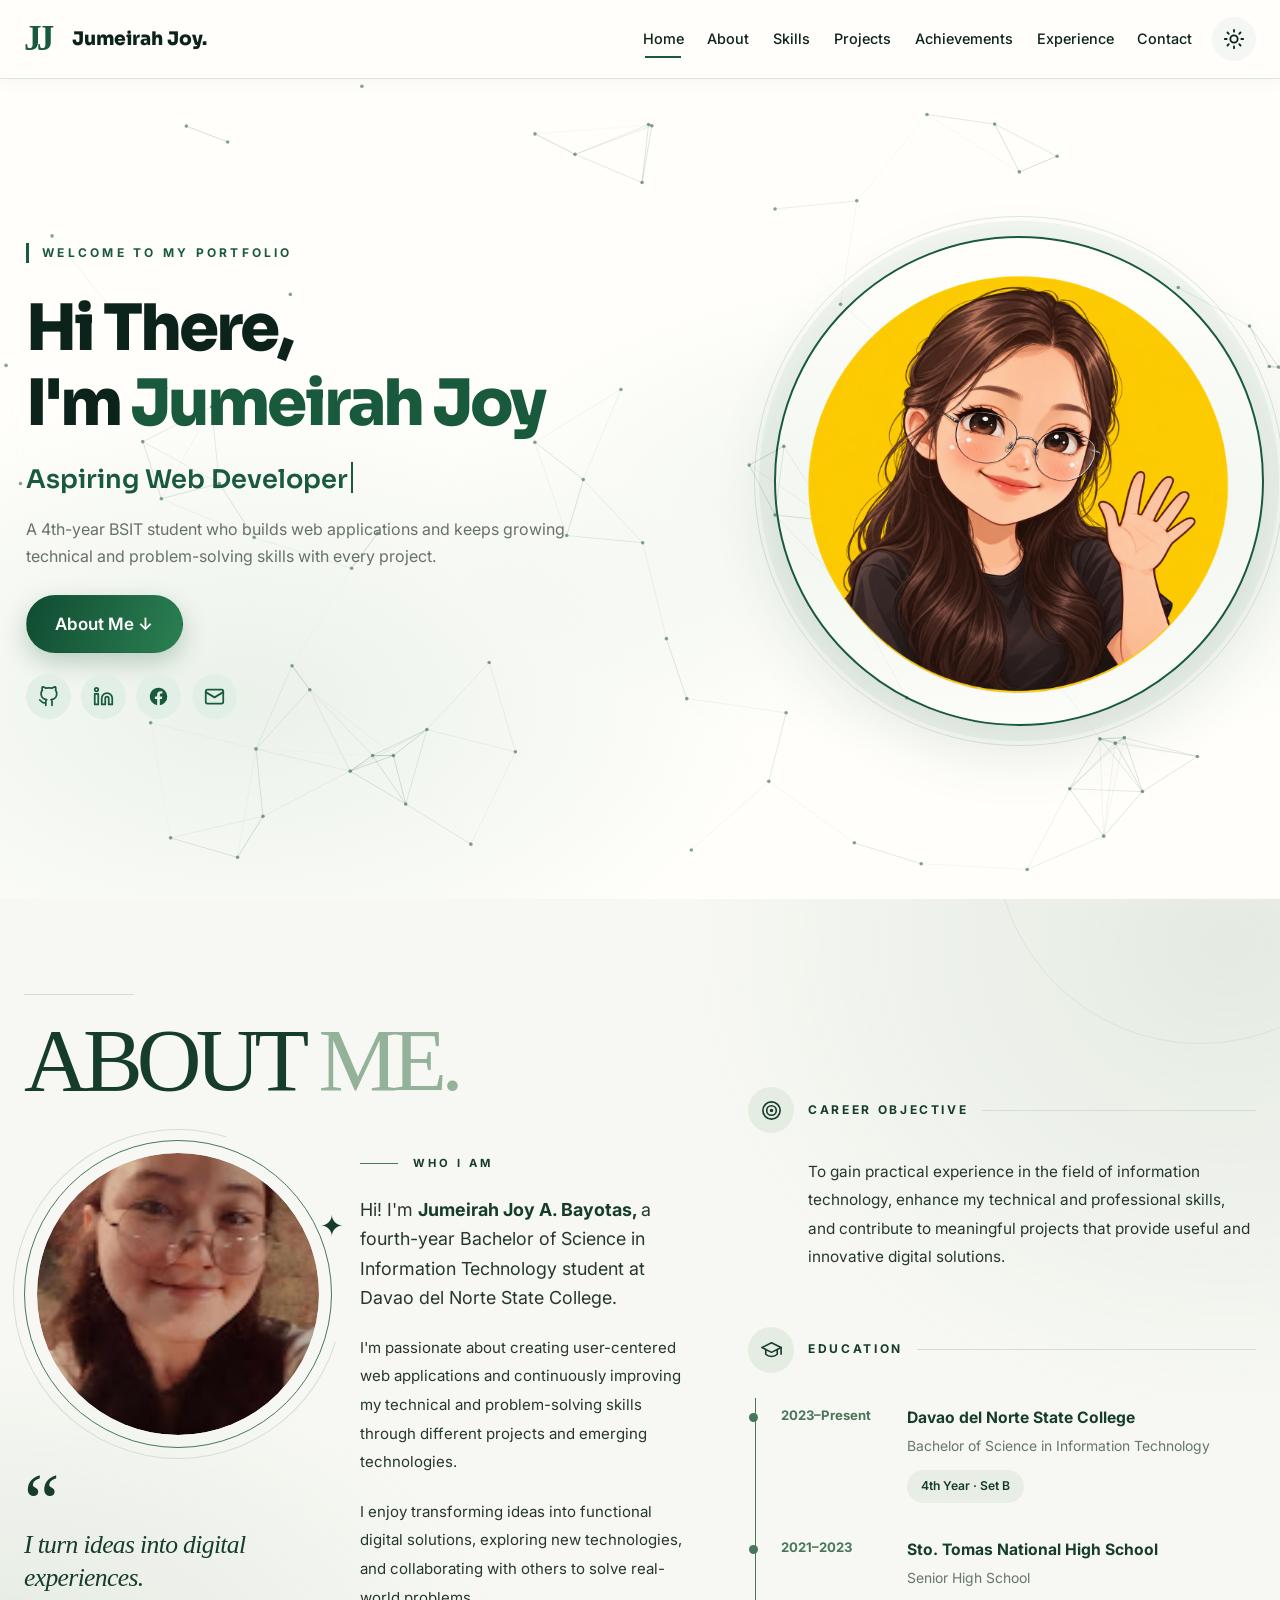
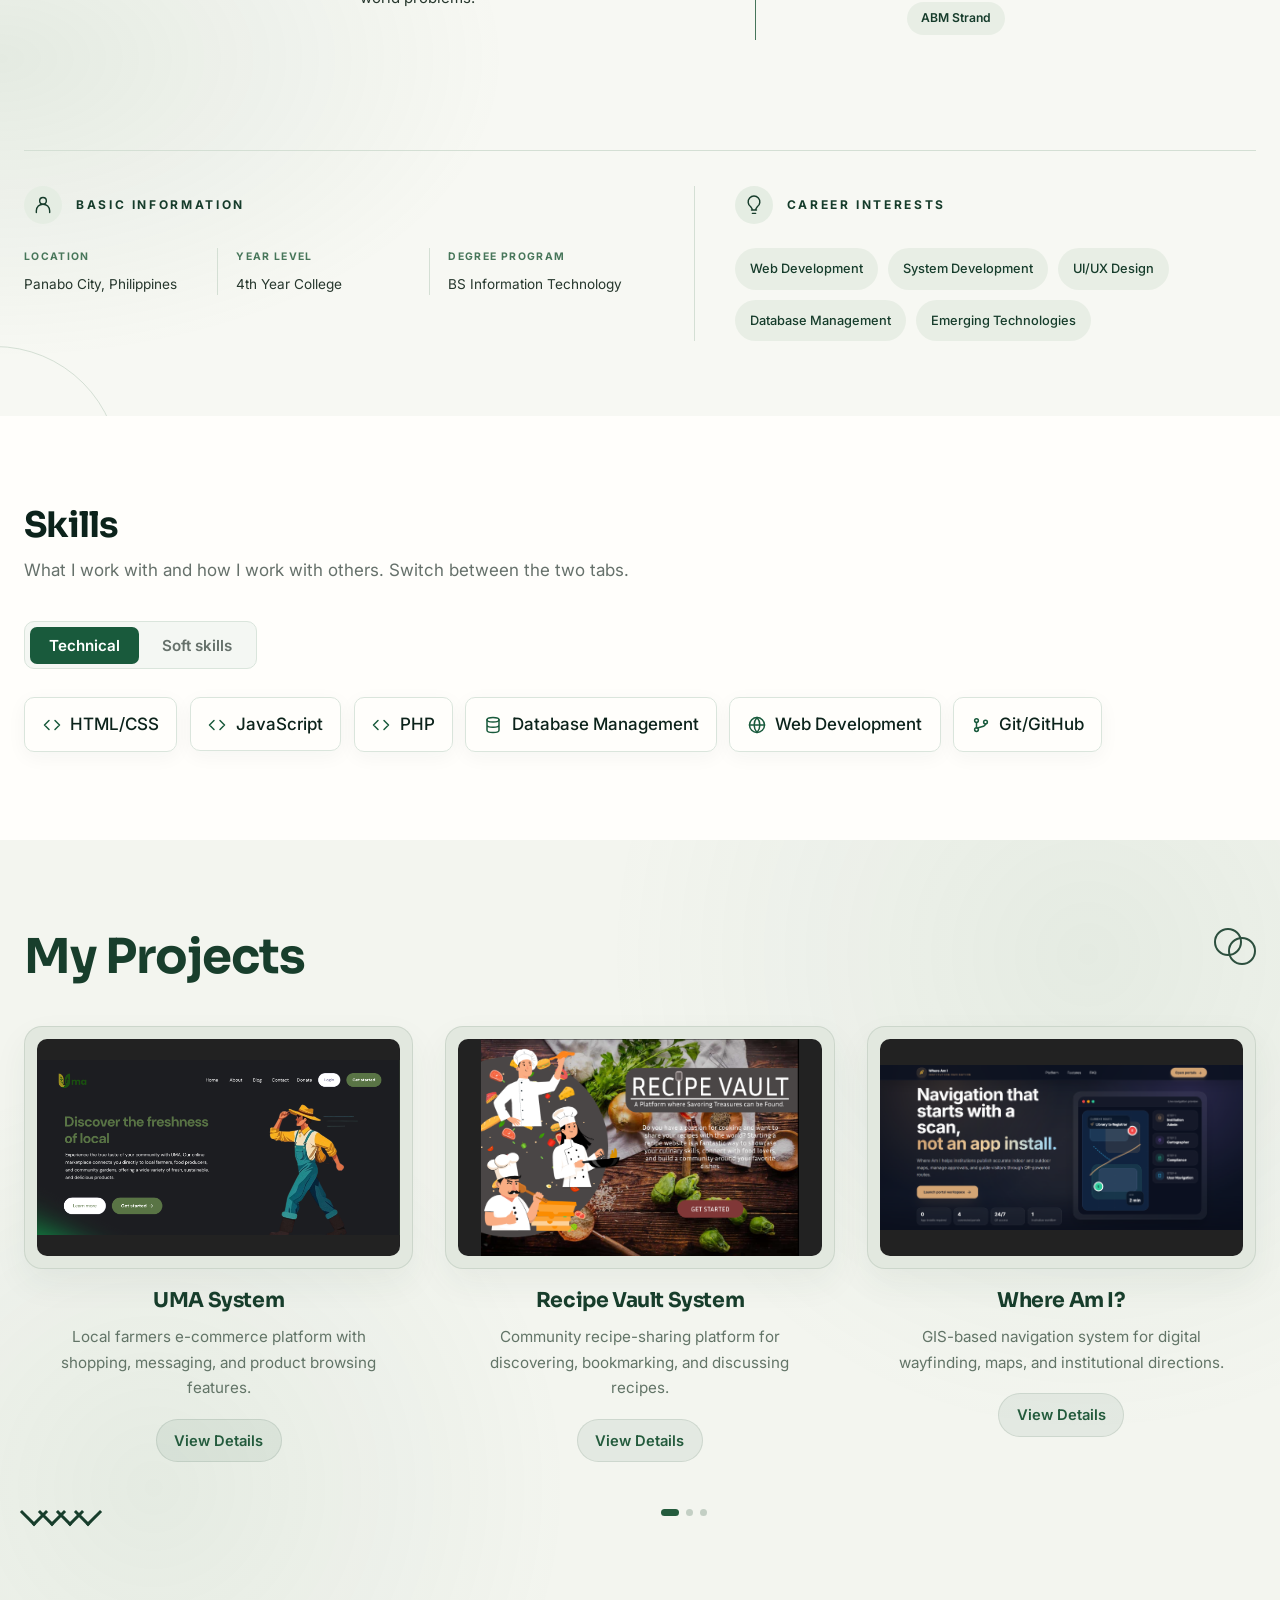
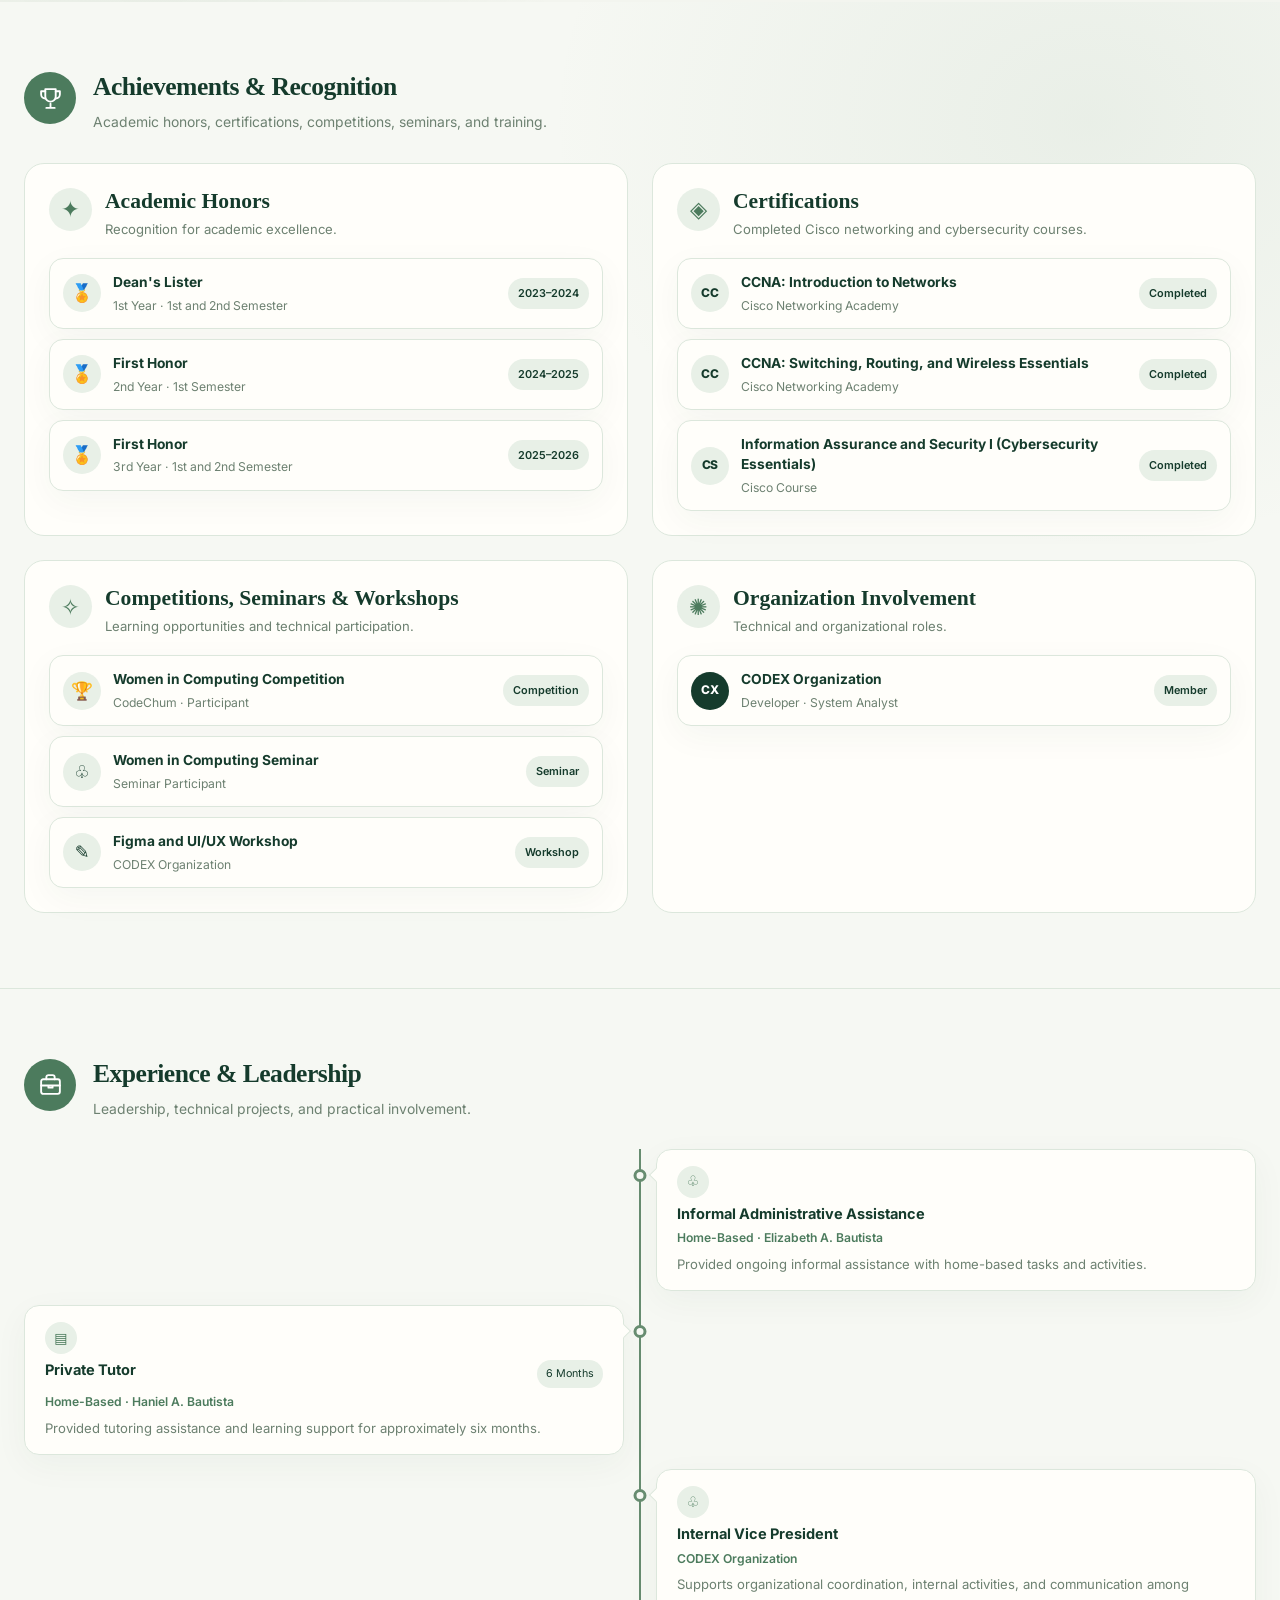
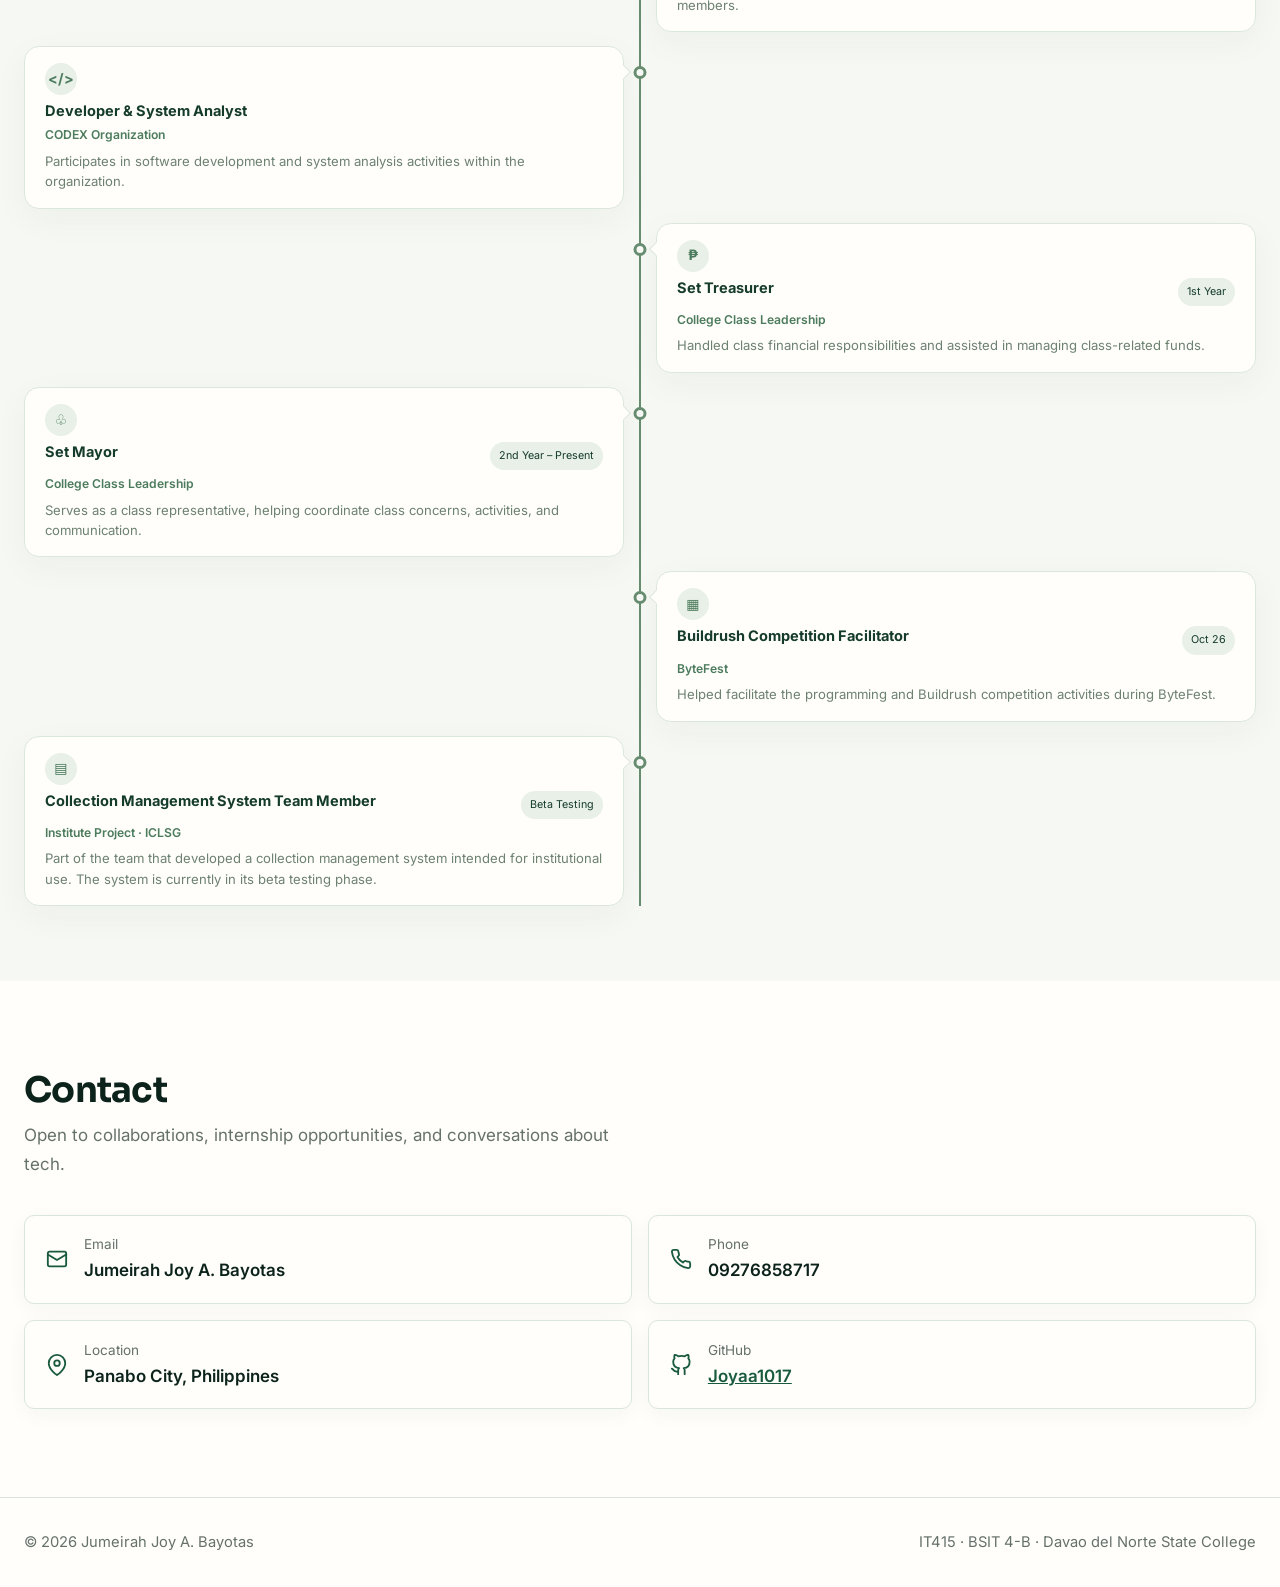
<file: index.html>
<!doctype html>
<html lang="en">
  <head>
    <meta charset="utf-8" />
    <meta
      content="width=device-width, initial-scale=1, viewport-fit=cover"
      name="viewport"
    />
    <title>Jumeirah Joy A. Bayotas | BSIT Portfolio</title>
    <meta
      content="Portfolio of Jumeirah Joy A. Bayotas, a 4th-year BSIT student at Davao del Norte State College."
      name="description"
    />
    <link href="https://fonts.googleapis.com" rel="preconnect" />
    <link crossorigin="" href="https://fonts.gstatic.com" rel="preconnect" />
    <link
      href="https://fonts.googleapis.com/css2?family=Sora:wght@400;600;700;800&amp;family=Inter:wght@400;500;600&amp;display=swap"
      rel="stylesheet"
    />
    <link href="style.css" rel="stylesheet" />
  </head>
  <body>
    <svg aria-hidden="true" height="0" style="position: absolute" width="0">
      <symbol id="i-sun" viewbox="0 0 24 24">
        <circle cx="12" cy="12" r="4"></circle>
        <path
          d="M12 2v2M12 20v2M4.9 4.9l1.4 1.4M17.7 17.7l1.4 1.4M2 12h2M20 12h2M4.9 19.1l1.4-1.4M17.7 6.3l1.4-1.4"
        ></path>
      </symbol>
      <symbol id="i-moon" viewbox="0 0 24 24">
        <path d="M21 12.8A9 9 0 1 1 11.2 3a7 7 0 0 0 9.8 9.8z"></path>
      </symbol>
      <symbol id="i-menu" viewbox="0 0 24 24">
        <path d="M4 7h16M4 12h16M4 17h16"></path>
      </symbol>
      <symbol id="i-x" viewbox="0 0 24 24">
        <path d="M18 6 6 18M6 6l12 12"></path>
      </symbol>
      <symbol id="i-up" viewbox="0 0 24 24">
        <path d="m6 15 6-6 6 6"></path>
      </symbol>
      <symbol id="i-check" viewbox="0 0 24 24">
        <path d="m5 12 5 5 9-10"></path>
      </symbol>
      <symbol id="i-code" viewbox="0 0 24 24">
        <path d="m16 18 6-6-6-6M8 6l-6 6 6 6"></path>
      </symbol>
      <symbol id="i-db" viewbox="0 0 24 24">
        <ellipse cx="12" cy="5" rx="8" ry="3"></ellipse>
        <path
          d="M4 5v14c0 1.7 3.6 3 8 3s8-1.3 8-3V5M4 12c0 1.7 3.6 3 8 3s8-1.3 8-3"
        ></path>
      </symbol>
      <symbol id="i-globe" viewbox="0 0 24 24">
        <circle cx="12" cy="12" r="10"></circle>
        <path d="M2 12h20M12 2a15 15 0 0 1 0 20 15 15 0 0 1 0-20"></path>
      </symbol>
      <symbol id="i-git" viewbox="0 0 24 24">
        <circle cx="6" cy="6" r="2.5"></circle>
        <circle cx="6" cy="18" r="2.5"></circle>
        <circle cx="18" cy="8" r="2.5"></circle>
        <path d="M6 8.5v7M18 10.5c0 4-6 3-11 6"></path>
      </symbol>
      <symbol id="i-chat" viewbox="0 0 24 24">
        <path d="M21 12a8 8 0 0 1-11.6 7.1L3 21l1.9-6A8 8 0 1 1 21 12z"></path>
      </symbol>
      <symbol id="i-users" viewbox="0 0 24 24">
        <path d="M17 21v-2a4 4 0 0 0-4-4H5a4 4 0 0 0-4 4v2"></path>
        <circle cx="9" cy="7" r="4"></circle>
        <path d="M23 21v-2a4 4 0 0 0-3-3.9M16 3.1a4 4 0 0 1 0 7.8"></path>
      </symbol>
      <symbol id="i-puzzle" viewbox="0 0 24 24">
        <path
          d="M12 3a2 2 0 0 1 2 2v1h4v4h-1a2 2 0 0 0 0 4h1v4h-4v-1a2 2 0 0 0-4 0v1H6v-4h1a2 2 0 0 0 0-4H6V6h4V5a2 2 0 0 1 2-2z"
        ></path>
      </symbol>
      <symbol id="i-clock" viewbox="0 0 24 24">
        <circle cx="12" cy="12" r="10"></circle>
        <path d="M12 6v6l4 2"></path>
      </symbol>
      <symbol id="i-shuffle" viewbox="0 0 24 24">
        <path d="M16 3h5v5M4 20 21 3M21 16v5h-5M15 15l6 6M4 4l5 5"></path>
      </symbol>
      <symbol id="i-cart" viewbox="0 0 24 24">
        <circle cx="9" cy="21" r="1"></circle>
        <circle cx="20" cy="21" r="1"></circle>
        <path
          d="M1 1h4l2.7 13.4a2 2 0 0 0 2 1.6h9.7a2 2 0 0 0 2-1.6L23 6H6"
        ></path>
      </symbol>
      <symbol id="i-book" viewbox="0 0 24 24">
        <path d="M4 19.5A2.5 2.5 0 0 1 6.5 17H20"></path>
        <path
          d="M6.5 2H20v20H6.5A2.5 2.5 0 0 1 4 19.5v-15A2.5 2.5 0 0 1 6.5 2z"
        ></path>
      </symbol>
      <symbol id="i-pin" viewbox="0 0 24 24">
        <path d="M21 10c0 7-9 13-9 13s-9-6-9-13a9 9 0 0 1 18 0z"></path>
        <circle cx="12" cy="10" r="3"></circle>
      </symbol>
      <symbol id="i-mail" viewbox="0 0 24 24">
        <rect height="16" rx="2" width="20" x="2" y="4"></rect>
        <path d="m22 7-10 6L2 7"></path>
      </symbol>
      <symbol id="i-phone" viewbox="0 0 24 24">
        <path
          d="M22 16.9v3a2 2 0 0 1-2.2 2 19.8 19.8 0 0 1-8.6-3.1 19.5 19.5 0 0 1-6-6A19.8 19.8 0 0 1 2.1 4.2 2 2 0 0 1 4.1 2h3a2 2 0 0 1 2 1.7c.1 1 .4 1.9.7 2.8a2 2 0 0 1-.5 2.1L8.1 9.9a16 16 0 0 0 6 6l1.3-1.3a2 2 0 0 1 2.1-.4c.9.3 1.8.6 2.8.7a2 2 0 0 1 1.7 2z"
        ></path>
      </symbol>
      <symbol id="i-gh" viewbox="0 0 24 24">
        <path
          d="M9 19c-5 1.5-5-2.5-7-3m14 6v-3.9a3.4 3.4 0 0 0-1-2.6c3.1-.3 6.4-1.5 6.4-7A5.4 5.4 0 0 0 20 4.8 5 5 0 0 0 19.9 1S18.7.7 16 2.5a13.4 13.4 0 0 0-7 0C6.3.7 5.1 1 5.1 1A5 5 0 0 0 5 4.8a5.4 5.4 0 0 0-1.5 3.7c0 5.4 3.3 6.6 6.4 7a3.4 3.4 0 0 0-1 2.6V22"
        ></path>
      </symbol>
      <symbol id="i-in" viewbox="0 0 24 24">
        <path
          d="M16 8a6 6 0 0 1 6 6v7h-4v-7a2 2 0 0 0-4 0v7h-4v-7a6 6 0 0 1 6-6z"
        ></path>
        <rect height="12" width="4" x="2" y="9"></rect>
        <circle cx="4" cy="4" r="2"></circle>
      </symbol>
    </svg>
    <a class="skip" href="#main"> Skip to content </a>
    <div id="progress"></div>
    <header>
      <nav aria-label="Main navigation" class="container nav">
        <a class="brand" href="#home">
          <span aria-hidden="true" class="brand-monogram"> JJ </span>
          <span> Jumeirah Joy. </span>
        </a>
        <div class="right">
          <ul class="links" id="links">
            <li>
              <a href="#home"> Home </a>
            </li>
            <li>
              <a href="#about"> About </a>
            </li>
            <li>
              <a href="#skills"> Skills </a>
            </li>
            <li>
              <a href="#projects"> Projects </a>
            </li>
            <li>
              <a href="#achievements"> Achievements </a>
            </li>
            <li>
              <a href="#experience"> Experience </a>
            </li>
            <li>
              <a href="#contact"> Contact </a>
            </li>
          </ul>
          <button
            aria-label="Toggle light or dark theme"
            class="icon-btn"
            id="theme"
          >
            <svg class="ico sun">
              <use href="#i-sun"></use>
            </svg>
            <svg class="ico moon">
              <use href="#i-moon"></use>
            </svg>
          </button>
          <button
            aria-controls="links"
            aria-expanded="false"
            aria-label="Toggle menu"
            class="icon-btn"
            id="menuBtn"
          >
            <svg class="ico">
              <use href="#i-menu"></use>
            </svg>
          </button>
        </div>
      </nav>
    </header>
    <main id="main">
      <section class="hero" id="home">
        <canvas aria-hidden="true" id="net"> </canvas>
        <div class="container hero-grid">
          <div class="hero-copy">
            <p class="eyebrow">Welcome to my portfolio</p>
            <h1>
              Hi There,
              <br />
              I'm
              <span> Jumeirah Joy </span>
            </h1>
            <p aria-live="off" class="typed" id="typed">
              Aspiring Web Developer
            </p>
            <p class="intro">
              A 4th-year BSIT student who builds web applications and keeps
              growing technical and problem-solving skills with every project.
            </p>
            <div class="actions">
              <a class="btn primary" href="#about">
                About Me
                <span aria-hidden="true"> ↓ </span>
              </a>
            </div>
            <div aria-label="Social links" class="socials">
              <!-- GitHub -->
              <a
                aria-label="GitHub profile"
                href="https://github.com/Joyaa1017"
                rel="noopener noreferrer"
                target="_blank"
              >
                <svg aria-hidden="true" class="ico">
                  <use href="#i-gh"></use>
                </svg>
              </a>
              <!-- LinkedIn -->
              <a
                aria-label="LinkedIn profile"
                href="https://www.linkedin.com/in/jumeirah-joy-bayotas-a69990369/"
                rel="noopener noreferrer"
                target="_blank"
              >
                <svg aria-hidden="true" class="ico">
                  <use href="#i-in"></use>
                </svg>
              </a>
              <!-- Facebook -->
              <a
                aria-label="Facebook profile"
                href="https://www.facebook.com/profile.php?id=61590598911034"
                rel="noopener noreferrer"
                target="_blank"
              >
                <svg
                  aria-hidden="true"
                  class="ico"
                  viewbox="0 0 24 24"
                  xmlns="http://www.w3.org/2000/svg"
                >
                  <path
                    d="M22 12a10 10 0 1 0-11.56 9.88v-6.99H7.9V12h2.54V9.8c0-2.5 1.49-3.89 3.77-3.89 1.09 0 2.23.19 2.23.19v2.46h-1.26c-1.24 0-1.63.77-1.63 1.56V12h2.77l-.44 2.89h-2.33v6.99A10 10 0 0 0 22 12Z"
                    fill="currentColor"
                    stroke="none"
                  ></path>
                </svg>
              </a>
              <!-- Gmail -->
              <a
                aria-label="Send email"
                href="mailto:jumeirahjoybayotas@gmail.com"
              >
                <svg aria-hidden="true" class="ico">
                  <use href="#i-mail"></use>
                </svg>
              </a>
            </div>
          </div>
          <!-- Replace the placeholder with <img src="your-photo.jpg" alt="Portrait of Jumeirah Joy A. Bayotas"> when ready. -->
          <div class="portrait-wrap">
            <img
              alt="Illustrated portrait of Jumeirah Joy A. Bayotas"
              class="hero-profile-img"
              fetchpriority="high"
              src="img/Me.png"
            />
          </div>
        </div>
      </section>
      <section class="section editorial-about" id="about">
        <div class="container">
          <!-- SECTION LABEL -->
          <div class="editorial-eyebrow reveal">
            <span class="eyebrow-line"> </span>
          </div>
          <!-- MAIN EDITORIAL LAYOUT -->
          <div class="editorial-main">
            <!-- LEFT COLUMN -->
            <div class="editorial-left">
              <!-- OVERSIZED HEADING -->
              <div class="editorial-title reveal">
                <h2>
                  ABOUT
                  <span> ME. </span>
                </h2>
              </div>
              <!-- PHOTO AND INTRODUCTION -->
              <div class="editorial-intro-grid">
                <!-- PROFILE PHOTO PLACEHOLDER -->
                <div class="editorial-photo-area reveal">
                  <div class="editorial-photo-ring">
                    <div class="editorial-photo">
                      <img
                        alt="Photograph of Jumeirah Joy A. Bayotas"
                        class="about-profile-img"
                        decoding="async"
                        loading="lazy"
                        src="img/Me.jpg"
                      />
                    </div>
                    <span aria-hidden="true" class="photo-star"> ✦ </span>
                  </div>
                  <!-- PERSONAL QUOTE -->
                  <blockquote class="editorial-quote">
                    <span aria-hidden="true"> “ </span>
                    <p>I turn ideas into digital experiences.</p>
                  </blockquote>
                </div>
                <!-- WHO I AM -->
                <div class="editorial-introduction reveal">
                  <div class="editorial-mini-heading">
                    <span class="mini-line"> </span>
                    <span> WHO I AM </span>
                  </div>
                  <p class="editorial-lead">
                    Hi! I'm
                    <strong> Jumeirah Joy A. Bayotas, </strong>
                    a fourth-year Bachelor of Science in Information Technology
                    student at Davao del Norte State College.
                  </p>
                  <p>
                    I'm passionate about creating user-centered web applications
                    and continuously improving my technical and problem-solving
                    skills through different projects and emerging technologies.
                  </p>
                  <p>
                    I enjoy transforming ideas into functional digital
                    solutions, exploring new technologies, and collaborating
                    with others to solve real-world problems.
                  </p>
                </div>
              </div>
            </div>
            <!-- RIGHT COLUMN -->
            <div class="editorial-right">
              <!-- CAREER OBJECTIVE -->
              <div class="editorial-block reveal">
                <div class="editorial-block-heading">
                  <span class="editorial-icon">
                    <svg viewbox="0 0 24 24">
                      <circle cx="12" cy="12" r="9"></circle>
                      <circle cx="12" cy="12" r="5"></circle>
                      <circle cx="12" cy="12" r="1"></circle>
                    </svg>
                  </span>
                  <h3>CAREER OBJECTIVE</h3>
                  <span class="heading-line"> </span>
                </div>
                <p class="objective-text">
                  To gain practical experience in the field of information
                  technology, enhance my technical and professional skills, and
                  contribute to meaningful projects that provide useful and
                  innovative digital solutions.
                </p>
              </div>
              <!-- EDUCATION -->
              <div class="editorial-block reveal">
                <div class="editorial-block-heading">
                  <span class="editorial-icon">
                    <svg viewbox="0 0 24 24">
                      <path d="m2 10 10-5 10 5-10 5-10-5z"></path>
                      <path d="M6 12v5c3 3 9 3 12 0v-5"></path>
                      <path d="M22 10v7"></path>
                    </svg>
                  </span>
                  <h3>EDUCATION</h3>
                  <span class="heading-line"> </span>
                </div>
                <div class="education-timeline">
                  <!-- COLLEGE -->
                  <div class="education-entry">
                    <span class="timeline-dot"> </span>
                    <div class="education-year">2023–Present</div>
                    <div class="education-content">
                      <h4>Davao del Norte State College</h4>
                      <p>Bachelor of Science in Information Technology</p>
                      <span class="education-pill"> 4th Year · Set B </span>
                    </div>
                  </div>
                  <!-- SENIOR HIGH SCHOOL -->
                  <div class="education-entry">
                    <span class="timeline-dot"> </span>
                    <div class="education-year">2021–2023</div>
                    <div class="education-content">
                      <h4>Sto. Tomas National High School</h4>
                      <p>Senior High School</p>
                      <span class="education-pill"> ABM Strand </span>
                    </div>
                  </div>
                </div>
              </div>
            </div>
          </div>
          <!-- BOTTOM INFORMATION AREA -->
          <div class="editorial-bottom">
            <!-- BASIC INFORMATION -->
            <div class="editorial-bottom-block reveal">
              <div class="editorial-block-heading">
                <span class="editorial-icon small">
                  <svg viewbox="0 0 24 24">
                    <circle cx="12" cy="7" r="4"></circle>
                    <path d="M4 21v-2a8 8 0 0 1 16 0v2"></path>
                  </svg>
                </span>
                <h3>BASIC INFORMATION</h3>
              </div>
              <div class="basic-info-grid">
                <div class="basic-info-item">
                  <span class="info-label"> LOCATION </span>
                  <p>Panabo City, Philippines</p>
                </div>
                <div class="basic-info-item">
                  <span class="info-label"> YEAR LEVEL </span>
                  <p>4th Year College</p>
                </div>
                <div class="basic-info-item">
                  <span class="info-label"> DEGREE PROGRAM </span>
                  <p>BS Information Technology</p>
                </div>
              </div>
            </div>
            <!-- CAREER INTERESTS -->
            <div class="editorial-bottom-block reveal">
              <div class="editorial-block-heading">
                <span class="editorial-icon small">
                  <svg viewbox="0 0 24 24">
                    <path
                      d="M9 18h6M10 22h4M8 14
                   a7 7 0 1 1 8 0
                   c-1 1-2 2-2 4h-4
                   c0-2-1-3-2-4z"
                    ></path>
                  </svg>
                </span>
                <h3>CAREER INTERESTS</h3>
              </div>
              <div class="career-tags">
                <span> Web Development </span>
                <span> System Development </span>
                <span> UI/UX Design </span>
                <span> Database Management </span>
                <span> Emerging Technologies </span>
              </div>
            </div>
          </div>
        </div>
      </section>
      <section class="section" id="skills">
        <div class="container reveal">
          <h2>Skills</h2>
          <p class="lead">
            What I work with and how I work with others. Switch between the two
            tabs.
          </p>
          <div aria-label="Skill categories" class="tabs" role="tablist">
            <button
              aria-controls="p1"
              aria-selected="true"
              class="tab"
              id="t1"
              role="tab"
            >
              Technical
            </button>
            <button
              aria-controls="p2"
              aria-selected="false"
              class="tab"
              id="t2"
              role="tab"
              tabindex="-1"
            >
              Soft skills
            </button>
          </div>
          <ul
            aria-labelledby="t1"
            class="skill-panel show"
            id="p1"
            role="tabpanel"
          >
            <li class="skill">
              <svg class="ico">
                <use href="#i-code"></use>
              </svg>
              HTML/CSS
            </li>
            <li class="skill">
              <svg class="ico">
                <use href="#i-code"></use>
              </svg>
              JavaScript
            </li>
            <li class="skill">
              <svg class="ico">
                <use href="#i-code"></use>
              </svg>
              PHP
            </li>
            <li class="skill">
              <svg class="ico">
                <use href="#i-db"></use>
              </svg>
              Database Management
            </li>
            <li class="skill">
              <svg class="ico">
                <use href="#i-globe"></use>
              </svg>
              Web Development
            </li>
            <li class="skill">
              <svg class="ico">
                <use href="#i-git"></use>
              </svg>
              Git/GitHub
            </li>
          </ul>
          <ul aria-labelledby="t2" class="skill-panel" id="p2" role="tabpanel">
            <li class="skill">
              <svg class="ico">
                <use href="#i-chat"></use>
              </svg>
              Communication
            </li>
            <li class="skill">
              <svg class="ico">
                <use href="#i-users"></use>
              </svg>
              Teamwork
            </li>
            <li class="skill">
              <svg class="ico">
                <use href="#i-puzzle"></use>
              </svg>
              Problem-Solving
            </li>
            <li class="skill">
              <svg class="ico">
                <use href="#i-clock"></use>
              </svg>
              Time Management
            </li>
            <li class="skill">
              <svg class="ico">
                <use href="#i-shuffle"></use>
              </svg>
              Adaptability
            </li>
          </ul>
        </div>
      </section>
      <section class="section projects-showcase" id="projects">
        <div class="container reveal">
          <div class="projects-header">
            <h2>My Projects</h2>
            <div aria-hidden="true" class="projects-ring">
              <span> </span>
              <span> </span>
            </div>
          </div>
          <div class="projects-grid">
            <article class="showcase-card featured">
              <div class="project-frame">
                <img alt="UMA System preview" src="img/UMA.png" />
              </div>
              <h3>UMA System</h3>
              <p>
                Local farmers e-commerce platform with shopping, messaging, and
                product browsing features.
              </p>
              <button class="more showcase-btn" data-project="uma">
                View Details
              </button>
            </article>
            <article class="showcase-card">
              <div class="project-frame">
                <img
                  alt="Recipe Vault System preview"
                  src="img/recipe_vault.png"
                />
              </div>
              <h3>Recipe Vault System</h3>
              <p>
                Community recipe-sharing platform for discovering, bookmarking,
                and discussing recipes.
              </p>
              <button class="more showcase-btn" data-project="vault">
                View Details
              </button>
            </article>
            <article class="showcase-card">
              <div class="project-frame">
                <img alt="Where Am I system preview" src="img/Where_Am_I.png" />
              </div>
              <h3>Where Am I?</h3>
              <p>
                GIS-based navigation system for digital wayfinding, maps, and
                institutional directions.
              </p>
              <button class="more showcase-btn" data-project="gis">
                View Details
              </button>
            </article>
          </div>
          <div class="projects-footer-decor">
            <div aria-hidden="true" class="zigzag">
              <span> </span>
              <span> </span>
              <span> </span>
              <span> </span>
            </div>
            <div aria-hidden="true" class="project-dots">
              <span class="active"> </span>
              <span> </span>
              <span> </span>
            </div>
          </div>
        </div>
      </section>
      <!-- ==========================================
     ACHIEVEMENTS SECTION
========================================== -->
      <section
        class="section journey-section achievements-section"
        id="achievements"
      >
        <div class="container">
          <!-- TWO-COLUMN ACHIEVEMENTS GRID -->
          <div class="achievement-column">
            <div class="journey-column-heading reveal">
              <div class="journey-heading-icon">
                <svg viewbox="0 0 24 24">
                  <path d="M8 21h8M12 17v4M7 3h10v7a5 5 0 0 1-10 0V3z"></path>
                  <path
                    d="M7 5H3v3a4 4 0 0 0 4 4M17 5h4v3a4 4 0 0 1-4 4"
                  ></path>
                </svg>
              </div>
              <div>
                <h3>Achievements &amp; Recognition</h3>
                <p>
                  Academic honors, certifications, competitions, seminars, and
                  training.
                </p>
              </div>
            </div>
            <!-- ACADEMIC HONORS -->
            <div class="achievement-group reveal">
              <div class="achievement-group-title">
                <span class="achievement-group-icon"> ✦ </span>
                <div>
                  <h4>Academic Honors</h4>
                  <p>Recognition for academic excellence.</p>
                </div>
              </div>
              <div class="achievement-list">
                <div class="achievement-item">
                  <span class="achievement-symbol"> 🏅 </span>
                  <div class="achievement-copy">
                    <strong> Dean's Lister </strong>
                    <small> 1st Year · 1st and 2nd Semester </small>
                  </div>
                  <span class="achievement-tag"> 2023–2024 </span>
                </div>
                <div class="achievement-item">
                  <span class="achievement-symbol"> 🏅 </span>
                  <div class="achievement-copy">
                    <strong> First Honor </strong>
                    <small> 2nd Year · 1st Semester </small>
                  </div>
                  <span class="achievement-tag"> 2024–2025 </span>
                </div>
                <div class="achievement-item">
                  <span class="achievement-symbol"> 🏅 </span>
                  <div class="achievement-copy">
                    <strong> First Honor </strong>
                    <small> 3rd Year · 1st and 2nd Semester </small>
                  </div>
                  <span class="achievement-tag"> 2025–2026 </span>
                </div>
              </div>
            </div>
            <!-- CISCO CERTIFICATIONS -->
            <div class="achievement-group reveal">
              <div class="achievement-group-title">
                <span class="achievement-group-icon"> ◈ </span>
                <div>
                  <h4>Certifications</h4>
                  <p>Completed Cisco networking and cybersecurity courses.</p>
                </div>
              </div>
              <div class="achievement-list">
                <div class="achievement-item">
                  <span class="achievement-symbol cert-symbol"> CC </span>
                  <div class="achievement-copy">
                    <strong> CCNA: Introduction to Networks </strong>
                    <small> Cisco Networking Academy </small>
                  </div>
                  <span class="achievement-tag"> Completed </span>
                </div>
                <div class="achievement-item">
                  <span class="achievement-symbol cert-symbol"> CC </span>
                  <div class="achievement-copy">
                    <strong>
                      CCNA: Switching, Routing, and Wireless Essentials
                    </strong>
                    <small> Cisco Networking Academy </small>
                  </div>
                  <span class="achievement-tag"> Completed </span>
                </div>
                <div class="achievement-item">
                  <span class="achievement-symbol cert-symbol"> CS </span>
                  <div class="achievement-copy">
                    <strong>
                      Information Assurance and Security I (Cybersecurity
                      Essentials)
                    </strong>
                    <small> Cisco Course </small>
                  </div>
                  <span class="achievement-tag"> Completed </span>
                </div>
              </div>
            </div>
            <!-- COMPETITIONS & WORKSHOPS -->
            <div class="achievement-group reveal">
              <div class="achievement-group-title">
                <span class="achievement-group-icon"> ✧ </span>
                <div>
                  <h4>Competitions, Seminars &amp; Workshops</h4>
                  <p>Learning opportunities and technical participation.</p>
                </div>
              </div>
              <div class="achievement-list">
                <div class="achievement-item">
                  <span class="achievement-symbol"> 🏆 </span>
                  <div class="achievement-copy">
                    <strong> Women in Computing Competition </strong>
                    <small> CodeChum · Participant </small>
                  </div>
                  <span class="achievement-tag"> Competition </span>
                </div>
                <div class="achievement-item">
                  <span class="achievement-symbol"> ♧ </span>
                  <div class="achievement-copy">
                    <strong> Women in Computing Seminar </strong>
                    <small> Seminar Participant </small>
                  </div>
                  <span class="achievement-tag"> Seminar </span>
                </div>
                <div class="achievement-item">
                  <span class="achievement-symbol"> ✎ </span>
                  <div class="achievement-copy">
                    <strong> Figma and UI/UX Workshop </strong>
                    <small> CODEX Organization </small>
                  </div>
                  <span class="achievement-tag"> Workshop </span>
                </div>
              </div>
            </div>
            <!-- ORGANIZATION -->
            <div class="achievement-group reveal">
              <div class="achievement-group-title">
                <span class="achievement-group-icon"> ✺ </span>
                <div>
                  <h4>Organization Involvement</h4>
                  <p>Technical and organizational roles.</p>
                </div>
              </div>
              <div class="achievement-list">
                <div class="achievement-item">
                  <span class="achievement-symbol codex-symbol"> CX </span>
                  <div class="achievement-copy">
                    <strong> CODEX Organization </strong>
                    <small> Developer · System Analyst </small>
                  </div>
                  <span class="achievement-tag"> Member </span>
                </div>
              </div>
              <!-- End achievement-list -->
            </div>
            <!-- End Organization Involvement achievement-group -->
          </div>
          <!-- End achievement-column -->
        </div>
        <!-- End Achievements container -->
      </section>
      <!-- End of Achievements section -->
      <!-- ========================================
     EXPERIENCE SECTION
========================================= -->
      <section
        class="section journey-section experience-section"
        id="experience"
      >
        <div class="container">
          <div class="experience-column">
            <div class="journey-column-heading reveal">
              <div class="journey-heading-icon">
                <svg viewbox="0 0 24 24">
                  <rect height="14" rx="2" width="18" x="3" y="7"></rect>
                  <path d="M8 7V5a2 2 0 0 1 2-2h4a2 2 0 0 1 2 2v2"></path>
                  <path d="M3 13h18M10 13v2h4v-2"></path>
                </svg>
              </div>
              <div>
                <h3>Experience &amp; Leadership</h3>
                <p>
                  Leadership, technical projects, and practical involvement.
                </p>
              </div>
            </div>
            <!-- ALTERNATING TIMELINE -->
            <div class="experience-timeline">
              <!-- EXPERIENCE 1 -->
              <article class="experience-entry right reveal">
                <span class="experience-node"> </span>
                <div class="experience-card">
                  <span class="experience-role-icon"> ♧ </span>
                  <div class="experience-card-content">
                    <div class="experience-card-top">
                      <h4>Informal Administrative Assistance</h4>
                    </div>
                    <small> Home-Based · Elizabeth A. Bautista </small>
                    <p>
                      Provided ongoing informal assistance with home-based tasks
                      and activities.
                    </p>
                  </div>
                </div>
              </article>
              <!-- EXPERIENCE 2 -->
              <article class="experience-entry left reveal">
                <span class="experience-node"> </span>
                <div class="experience-card">
                  <span class="experience-role-icon"> ▤ </span>
                  <div class="experience-card-content">
                    <div class="experience-card-top">
                      <h4>Private Tutor</h4>
                      <span class="experience-period"> 6 Months </span>
                    </div>
                    <small> Home-Based · Haniel A. Bautista </small>
                    <p>
                      Provided tutoring assistance and learning support for
                      approximately six months.
                    </p>
                  </div>
                </div>
              </article>
              <!-- EXPERIENCE 3 -->
              <article class="experience-entry right reveal">
                <span class="experience-node"> </span>
                <div class="experience-card">
                  <span class="experience-role-icon"> ♧ </span>
                  <div class="experience-card-content">
                    <div class="experience-card-top">
                      <h4>Internal Vice President</h4>
                    </div>
                    <small> CODEX Organization </small>
                    <p>
                      Supports organizational coordination, internal activities,
                      and communication among members.
                    </p>
                  </div>
                </div>
              </article>
              <!-- EXPERIENCE 4 -->
              <article class="experience-entry left reveal">
                <span class="experience-node"> </span>
                <div class="experience-card">
                  <span class="experience-role-icon"> &lt;/&gt; </span>
                  <div class="experience-card-content">
                    <div class="experience-card-top">
                      <h4>Developer &amp; System Analyst</h4>
                    </div>
                    <small> CODEX Organization </small>
                    <p>
                      Participates in software development and system analysis
                      activities within the organization.
                    </p>
                  </div>
                </div>
              </article>
              <!-- EXPERIENCE 5 -->
              <article class="experience-entry right reveal">
                <span class="experience-node"> </span>
                <div class="experience-card">
                  <span class="experience-role-icon"> ₱ </span>
                  <div class="experience-card-content">
                    <div class="experience-card-top">
                      <h4>Set Treasurer</h4>
                      <span class="experience-period"> 1st Year </span>
                    </div>
                    <small> College Class Leadership </small>
                    <p>
                      Handled class financial responsibilities and assisted in
                      managing class-related funds.
                    </p>
                  </div>
                </div>
              </article>
              <!-- EXPERIENCE 6 -->
              <article class="experience-entry left reveal">
                <span class="experience-node"> </span>
                <div class="experience-card">
                  <span class="experience-role-icon"> ♧ </span>
                  <div class="experience-card-content">
                    <div class="experience-card-top">
                      <h4>Set Mayor</h4>
                      <span class="experience-period">
                        2nd Year – Present
                      </span>
                    </div>
                    <small> College Class Leadership </small>
                    <p>
                      Serves as a class representative, helping coordinate class
                      concerns, activities, and communication.
                    </p>
                  </div>
                </div>
              </article>
              <!-- EXPERIENCE 7 -->
              <article class="experience-entry right reveal">
                <span class="experience-node"> </span>
                <div class="experience-card">
                  <span class="experience-role-icon"> ▦ </span>
                  <div class="experience-card-content">
                    <div class="experience-card-top">
                      <h4>Buildrush Competition Facilitator</h4>
                      <span class="experience-period"> Oct 26 </span>
                    </div>
                    <small> ByteFest </small>
                    <p>
                      Helped facilitate the programming and Buildrush
                      competition activities during ByteFest.
                    </p>
                  </div>
                </div>
              </article>
              <!-- EXPERIENCE 8 -->
              <article class="experience-entry left reveal">
                <span class="experience-node"> </span>
                <div class="experience-card">
                  <span class="experience-role-icon"> ▤ </span>
                  <div class="experience-card-content">
                    <div class="experience-card-top">
                      <h4>Collection Management System Team Member</h4>
                      <span class="experience-period"> Beta Testing </span>
                    </div>
                    <small> Institute Project · ICLSG </small>
                    <p>
                      Part of the team that developed a collection management
                      system intended for institutional use. The system is
                      currently in its beta testing phase.
                    </p>
                  </div>
                </div>
              </article>
            </div>
          </div>
        </div>
      </section>
      <section class="section" id="contact">
        <div class="container reveal">
          <h2>Contact</h2>
          <p class="lead">
            Open to collaborations, internship opportunities, and conversations
            about tech.
          </p>
          <ul class="contact">
            <li>
              <svg class="ico">
                <use href="#i-mail"></use>
              </svg>
              <div>
                <small> Email </small>
                <strong> Jumeirah Joy A. Bayotas </strong>
              </div>
            </li>
            <li>
              <svg class="ico">
                <use href="#i-phone"></use>
              </svg>
              <div>
                <small> Phone </small>
                <strong> 09276858717 </strong>
              </div>
            </li>
            <li>
              <svg class="ico">
                <use href="#i-pin"></use>
              </svg>
              <div>
                <small> Location </small>
                <strong> Panabo City, Philippines </strong>
              </div>
            </li>
            <li>
              <svg class="ico">
                <use href="#i-gh"></use>
              </svg>
              <div>
                <small> GitHub </small>
                <strong>
                  <a
                    href="https://github.com/Joyaa1017"
                    rel="noopener noreferrer"
                    target="_blank"
                  >
                    Joyaa1017
                  </a>
                </strong>
              </div>
            </li>
            <!-- <li><svg class="ico"><use href="#i-in"/></svg><div><small>LinkedIn</small><strong>[Your LinkedIn]</strong></div></li> -->
          </ul>
        </div>
      </section>
    </main>
    <footer>
      <div class="container">
        <span>
          ©
          <span id="year"> 2026 </span>
          Jumeirah Joy A. Bayotas
        </span>
        <span> IT415 · BSIT 4-B · Davao del Norte State College </span>
      </div>
    </footer>
    <button aria-label="Back to top" class="icon-btn" id="top">
      <svg class="ico">
        <use href="#i-up"></use>
      </svg>
    </button>
    <dialog aria-labelledby="dTitle" id="dlg">
      <button aria-label="Close" class="icon-btn close" id="dClose">
        <svg class="ico">
          <use href="#i-x"></use>
        </svg>
      </button>
      <h3 id="dTitle"></h3>
      <p class="sub" id="dSub"></p>
      <p class="muted" id="dText"></p>
      <ul id="dList"></ul>
      <button
        class="btn primary"
        id="dOk"
        style="
          color: var(--on-accent);
          background: var(--accent);
          border-color: var(--accent);
        "
      >
        Close
      </button>
    </dialog>
    <script src="script.js"></script>
  </body>
</html>
</file>
<file: style.css>
/* Cleanly formatted stylesheet. Original cascade, selectors, and declarations preserved. */

/* ===== 1. TOKENS ===== */

:root {
  --bg: #fff;
  --soft: #f5f6fb;
  --text: #171a2b;
  --muted: #586078;
  --border: #e3e6f0;
  --accent: #4f46e5;
  --accent-soft: #eceefe;
  --on-accent: #fff;
  --shadow: 0 1px 2px rgba(23, 26, 43, 0.06);
  --shadow-hover: 0 12px 28px rgba(79, 70, 229, 0.16);
  --radius: 10px;
  --head: "Sora", system-ui, "Segoe UI", Arial, sans-serif;
  --body: "Inter", system-ui, "Segoe UI", Arial, sans-serif;
  box-sizing: border-box;
  padding-top: env(safe-area-inset-top, 0px);
  padding-bottom: env(safe-area-inset-bottom, 0px);
}

@media (prefers-color-scheme: dark) {
  :root:not([data-theme="light"]) {
    --bg: #0e1020;
    --soft: #141730;
    --text: #e8eaf6;
    --muted: #a4abc8;
    --border: #252a4a;
    --accent: #8b93ff;
    --accent-soft: #1c2050;
    --on-accent: #0e1020;
    --shadow: 0 1px 2px rgba(0, 0, 0, 0.4);
    --shadow-hover: 0 12px 28px rgba(0, 0, 0, 0.45);
  }
}

:root[data-theme="dark"] {
  --bg: #0e1020;
  --soft: #141730;
  --text: #e8eaf6;
  --muted: #a4abc8;
  --border: #252a4a;
  --accent: #8b93ff;
  --accent-soft: #1c2050;
  --on-accent: #0e1020;
  --shadow: 0 1px 2px rgba(0, 0, 0, 0.4);
  --shadow-hover: 0 12px 28px rgba(0, 0, 0, 0.45);
}

/* ===== 2. BASE ===== */

*,
*::before,
*::after {
  box-sizing: border-box;
}

html {
  scroll-behavior: smooth;
  scroll-padding-top: calc(70px + env(safe-area-inset-top, 0px));
}

body {
  margin: 0;
  background: var(--bg);
  color: var(--text);
  font: 1.0625rem/1.7 var(--body);
}

h1,
h2,
h3 {
  font-family: var(--head);
  line-height: 1.2;
  margin: 0;
  letter-spacing: -0.02em;
}

p {
  margin: 0;
}

ul {
  list-style: none;
  margin: 0;
  padding: 0;
}

a {
  color: var(--accent);
}

:focus-visible {
  outline: 3px solid var(--accent);
  outline-offset: 3px;
  border-radius: 4px;
}

.container {
  width: min(100% - 2.5rem, 1080px);
  margin-inline: auto;
}

.section {
  padding: 5.5rem 0;
}

.soft {
  background: var(--soft);
  border-block: 1px solid var(--border);
}

.section h2 {
  font-size: clamp(1.7rem, 3.2vw, 2.2rem);
  margin-bottom: 0.6rem;
}

.lead {
  color: var(--muted);
  max-width: 56ch;
  margin-bottom: 2.25rem;
}

.ico {
  width: 22px;
  height: 22px;
  fill: none;
  stroke: currentColor;
  stroke-width: 2;
  stroke-linecap: round;
  stroke-linejoin: round;
  flex-shrink: 0;
}

.skip {
  position: absolute;
  left: -999px;
  top: 0;
  background: var(--accent);
  color: var(--on-accent);
  padding: 0.6rem 1rem;
  z-index: 200;
}

.skip:focus {
  left: 0;
}

#progress {
  position: fixed;
  top: 0;
  left: 0;
  height: 3px;
  width: 0;
  background: var(--accent);
  z-index: 120;
}

/* ===== 3. HEADER ===== */

header {
  position: sticky;
  top: env(safe-area-inset-top, 0px);
  z-index: 100;
  background: color-mix(in srgb, var(--bg) 88%, transparent);
  backdrop-filter: blur(10px);
  border-bottom: 1px solid var(--border);
}

.nav {
  display: flex;
  align-items: center;
  justify-content: space-between;
  height: 66px;
}

.brand {
  font: 800 1.05rem var(--head);
  color: var(--text);
  text-decoration: none;
}

.links {
  display: flex;
  align-items: center;
  gap: 0.2rem;
}

.links a {
  display: block;
  padding: 0.5rem 0.9rem;
  color: var(--muted);
  text-decoration: none;
  font-weight: 500;
  font-size: 0.95rem;
  border-radius: 6px;
  position: relative;
  transition: color 0.2s;
}

.links a::after {
  content: "";
  position: absolute;
  left: 0.9rem;
  right: 0.9rem;
  bottom: 2px;
  height: 2px;
  background: var(--accent);
  transform: scaleX(0);
  transition: transform 0.25s;
}

.links a:hover,
.links a.active {
  color: var(--text);
}

.links a.active::after,
.links a:hover::after {
  transform: scaleX(1);
}

.icon-btn {
  background: none;
  border: 1px solid var(--border);
  border-radius: 8px;
  padding: 0.5rem;
  color: var(--text);
  cursor: pointer;
  display: grid;
  place-items: center;
  transition:
    border-color 0.2s,
    color 0.2s;
}

.icon-btn:hover {
  border-color: var(--accent);
  color: var(--accent);
}

#menuBtn {
  display: none;
}

.right {
  display: flex;
  gap: 0.5rem;
  align-items: center;
}

.moon {
  display: none;
}

[data-theme="dark"] .moon {
  display: block;
}

[data-theme="dark"] .sun {
  display: none;
}

@media (prefers-color-scheme: dark) {
  :root:not([data-theme="light"]) .moon {
    display: block;
  }

  :root:not([data-theme="light"]) .sun {
    display: none;
  }
}

/* ===== 4. HERO (always dark, interactive network) ===== */

.hero {
  position: relative;
  overflow: hidden;
  background: #0d1024;
  color: #e8eaf6;
  padding: 5.5rem 0 6rem;
}

#net {
  position: absolute;
  inset: 0;
  width: 100%;
  height: 100%;
}

.hero-grid {
  position: relative;
  display: grid;
  grid-template-columns: 1.15fr 1fr;
  gap: 3rem;
  align-items: center;
}

.hero h1 {
  font-size: clamp(2.3rem, 6vw, 3.7rem);
  font-weight: 800;
}

.typed {
  margin-top: 1.1rem;
  font: 600 1.3rem var(--head);
  color: #a5b4fc;
  min-height: 1.9rem;
}

.typed::after {
  content: "";
  display: inline-block;
  width: 2px;
  height: 1.2em;
  background: #a5b4fc;
  margin-left: 3px;
  vertical-align: -0.2em;
  animation: blink 1s steps(2) infinite;
}

@keyframes blink {
  50% {
    opacity: 0;
  }
}

.hero .intro {
  margin-top: 1rem;
  max-width: 52ch;
  color: #b6bcd8;
}

.actions {
  margin-top: 2rem;
  display: flex;
  flex-wrap: wrap;
  gap: 0.75rem;
}

.btn {
  display: inline-block;
  padding: 0.85rem 1.5rem;
  border-radius: 8px;
  font-weight: 600;
  text-decoration: none;
  border: 1px solid #818cf8;
  transition:
    transform 0.2s,
    box-shadow 0.2s,
    background-color 0.2s;
}

.btn.primary {
  background: #6366f1;
  border-color: #6366f1;
  color: #fff;
}

.btn.primary:hover {
  transform: translateY(-2px);
  box-shadow: 0 8px 20px rgba(99, 102, 241, 0.45);
}

.btn.ghost {
  color: #c7d2fe;
}

.btn.ghost:hover {
  background: rgba(129, 140, 248, 0.15);
}

.code {
  background: rgba(255, 255, 255, 0.06);
  border: 1px solid rgba(165, 180, 252, 0.25);
  border-radius: 12px;
  backdrop-filter: blur(4px);
  overflow: hidden;
  box-shadow: 0 20px 40px rgba(0, 0, 0, 0.3);
  transition: transform 0.2s;
}

.code .bar {
  display: flex;
  gap: 6px;
  padding: 0.7rem 1rem;
  border-bottom: 1px solid rgba(165, 180, 252, 0.2);
}

.code .bar i {
  width: 10px;
  height: 10px;
  border-radius: 50%;
  background: #4b5280;
}

.code pre {
  margin: 0;
  padding: 1.2rem 1.3rem;
  font:
    0.92rem/1.75 ui-monospace,
    SFMono-Regular,
    Menlo,
    Consolas,
    monospace;
  overflow-x: auto;
  color: #dfe3ff;
}

.k {
  color: #c4b5fd;
}

.v {
  color: #7dd3fc;
}

.s {
  color: #86efac;
}

.n {
  color: #fda4af;
}

/* ===== 5. ABOUT ===== */

.about {
  display: grid;
  grid-template-columns: 1.2fr 1fr;
  gap: 3rem;
  align-items: start;
}

.about p + p {
  margin-top: 1rem;
}

.stats {
  display: grid;
  grid-template-columns: repeat(4, 1fr);
  gap: 1rem;
  margin-top: 2rem;
}

.stat {
  border: 1px solid var(--border);
  background: var(--bg);
  border-radius: var(--radius);
  padding: 1rem;
  text-align: center;
}

.stat b {
  display: block;
  font: 800 1.9rem var(--head);
  color: var(--accent);
}

.stat span {
  font-size: 0.85rem;
  color: var(--muted);
}

.panel {
  background: var(--bg);
  border: 1px solid var(--border);
  border-radius: var(--radius);
  padding: 1.5rem;
  box-shadow: var(--shadow);
}

.panel + .panel {
  margin-top: 1.25rem;
}

.panel h3 {
  font-size: 1.05rem;
  margin-bottom: 0.7rem;
}

.muted {
  color: var(--muted);
  font-size: 0.95rem;
}

.tags {
  display: flex;
  flex-wrap: wrap;
  gap: 0.5rem;
}

.tag {
  background: var(--accent-soft);
  color: var(--accent);
  font-weight: 500;
  font-size: 0.9rem;
  padding: 0.3rem 0.85rem;
  border-radius: 999px;
  transition: transform 0.2s;
}

.tag:hover {
  transform: translateY(-2px);
}

/* ===== 6. SKILLS (tabs) ===== */

.tabs {
  display: inline-flex;
  gap: 0.25rem;
  padding: 0.3rem;
  border: 1px solid var(--border);
  border-radius: 10px;
  background: var(--soft);
  margin-bottom: 1.75rem;
}

.tab {
  border: 0;
  background: none;
  font: 600 0.95rem var(--body);
  color: var(--muted);
  padding: 0.55rem 1.2rem;
  border-radius: 7px;
  cursor: pointer;
  transition:
    background-color 0.2s,
    color 0.2s;
}

.tab[aria-selected="true"] {
  background: var(--accent);
  color: var(--on-accent);
}

.skill-panel {
  display: none;
  flex-wrap: wrap;
  gap: 0.75rem;
}

.skill-panel.show {
  display: flex;
}

.skill {
  display: flex;
  align-items: center;
  gap: 0.6rem;
  padding: 0.75rem 1.1rem;
  border: 1px solid var(--border);
  background: var(--bg);
  border-radius: var(--radius);
  font-weight: 500;
  box-shadow: var(--shadow);
  animation: pop 0.4s both;
  transition:
    transform 0.2s,
    border-color 0.2s,
    color 0.2s;
}

.skill:hover {
  transform: translateY(-3px);
  border-color: var(--accent);
  color: var(--accent);
}

.skill .ico {
  color: var(--accent);
  width: 18px;
  height: 18px;
}

@keyframes pop {
  from {
    opacity: 0;
    transform: translateY(10px);
  }

  to {
    opacity: 1;
    transform: none;
  }
}

/* ===== 7. PROJECTS ===== */

.grid {
  display: grid;
  grid-template-columns: repeat(3, 1fr);
  gap: 1.5rem;
}

.card {
  display: flex;
  flex-direction: column;
  gap: 0.8rem;
  background: var(--bg);
  border: 1px solid var(--border);
  border-radius: var(--radius);
  padding: 1.75rem;
  box-shadow: var(--shadow);
  transition:
    box-shadow 0.25s,
    border-color 0.25s,
    transform 0.15s;
  transform-style: preserve-3d;
}

.card:hover {
  box-shadow: var(--shadow-hover);
  border-color: var(--accent);
}

.badge {
  width: 46px;
  height: 46px;
  display: grid;
  place-items: center;
  background: var(--accent-soft);
  color: var(--accent);
  border-radius: 10px;
  transition: transform 0.3s;
}

.card:hover .badge {
  transform: rotate(-6deg) scale(1.08);
}

.card h3 {
  font-size: 1.25rem;
}

.sub {
  color: var(--accent);
  font-weight: 600;
  font-size: 0.95rem;
  margin-top: -0.4rem;
}

.card p {
  color: var(--muted);
  font-size: 1rem;
}

.more {
  margin-top: auto;
  align-self: flex-start;
  background: none;
  border: 0;
  padding: 0.3rem 0;
  color: var(--accent);
  font: 600 0.95rem var(--body);
  cursor: pointer;
}

.more:hover {
  text-decoration: underline;
}

dialog {
  border: 1px solid var(--border);
  border-radius: 14px;
  background: var(--bg);
  color: var(--text);
  width: min(92vw, 480px);
  padding: 2rem;
  box-shadow: 0 24px 60px rgba(0, 0, 0, 0.35);
}

dialog::backdrop {
  background: rgba(10, 12, 30, 0.6);
  backdrop-filter: blur(3px);
}

dialog[open] {
  animation: pop 0.3s both;
}

dialog h3 {
  font-size: 1.4rem;
}

dialog .sub {
  margin: 0.3rem 0 1rem;
}

dialog ul {
  margin: 1.2rem 0 1.5rem;
  display: grid;
  gap: 0.5rem;
}

dialog li {
  display: flex;
  gap: 0.6rem;
  align-items: center;
}

dialog li .ico {
  color: var(--accent);
  width: 18px;
  height: 18px;
}

.close {
  position: absolute;
  top: 0.9rem;
  right: 0.9rem;
}

/* ===== 8. CONTACT ===== */

.contact {
  display: grid;
  grid-template-columns: repeat(2, 1fr);
  gap: 1rem;
}

.contact li {
  display: flex;
  align-items: center;
  gap: 1rem;
  padding: 1.1rem 1.3rem;
  border: 1px solid var(--border);
  border-radius: var(--radius);
  background: var(--bg);
  box-shadow: var(--shadow);
  transition:
    transform 0.2s,
    border-color 0.2s,
    box-shadow 0.2s;
}

.contact li:hover {
  transform: translateX(4px);
  border-color: var(--accent);
  box-shadow: var(--shadow-hover);
}

.contact .ico {
  color: var(--accent);
}

.contact small {
  display: block;
  color: var(--muted);
  font-size: 0.85rem;
}

.contact strong {
  font-weight: 600;
  overflow-wrap: anywhere;
}

footer {
  padding: 2rem 0;
  border-top: 1px solid var(--border);
  color: var(--muted);
  font-size: 0.92rem;
}

footer .container {
  display: flex;
  flex-wrap: wrap;
  justify-content: space-between;
  gap: 0.5rem;
}

#top {
  position: fixed;
  right: 1.25rem;
  bottom: calc(1.25rem + env(safe-area-inset-bottom, 0px));
  opacity: 0;
  pointer-events: none;
  background: var(--accent);
  color: var(--on-accent);
  border-color: var(--accent);
  transition: opacity 0.25s;
}

#top.show {
  opacity: 1;
  pointer-events: auto;
}

/* ===== 9. SCROLL REVEAL ===== */

.js .reveal {
  opacity: 0;
  transform: translateY(22px);
  transition:
    opacity 0.6s,
    transform 0.6s;
}

.js .reveal.in {
  opacity: 1;
  transform: none;
}

/* ===== 10. RESPONSIVE ===== */

@media (max-width: 900px) {
  .grid {
    grid-template-columns: 1fr 1fr;
  }

  .hero-grid,
  .about {
    grid-template-columns: 1fr;
  }

  .code {
    max-width: 460px;
  }
}

@media (max-width: 720px) {
  .section {
    padding: 3.75rem 0;
  }

  .hero {
    padding: 3.5rem 0 4rem;
  }

  #menuBtn {
    display: grid;
  }

  .links {
    display: none;
    position: absolute;
    top: 66px;
    left: 0;
    right: 0;
    flex-direction: column;
    align-items: stretch;
    background: var(--bg);
    border-bottom: 1px solid var(--border);
    padding: 0.5rem 1.25rem 1rem;
  }

  .links.open {
    display: flex;
  }

  .grid,
  .contact {
    grid-template-columns: 1fr;
  }

  .stats {
    grid-template-columns: repeat(2, 1fr);
  }
}

@media (prefers-reduced-motion: reduce) {
  html {
    scroll-behavior: auto;
  }

  *,
  *::before,
  *::after {
    animation: none !important;
    transition: none !important;
  }

  .js .reveal {
    opacity: 1;
    transform: none;
  }
}

/* ===== DUCHESS GREEN REDESIGN ===== */

:root {
  --bg: #fffefb;
  --soft: #f4f7f3;
  --text: #0c231b;
  --muted: #66716b;
  --border: #dae5dc;
  --accent: #195a3c;
  --accent-soft: #e2efe6;
  --on-accent: #fff;
  --shadow: 0 5px 20px rgba(16, 57, 37, 0.045);
  --shadow-hover: 0 18px 40px rgba(27, 85, 55, 0.15);
}

:root[data-theme="dark"] {
  --bg: #101e18;
  --soft: #172b21;
  --text: #eff8f0;
  --muted: #b8c9bd;
  --border: #35503e;
  --accent: #91d1a8;
  --accent-soft: #274c37;
  --on-accent: #11271a;
  --shadow: 0 5px 20px rgba(0, 0, 0, 0.18);
  --shadow-hover: 0 18px 40px rgba(0, 0, 0, 0.35);
}

@media (prefers-color-scheme: dark) {
  :root:not([data-theme="light"]) {
    --bg: #101e18;
    --soft: #172b21;
    --text: #eff8f0;
    --muted: #b8c9bd;
    --border: #35503e;
    --accent: #91d1a8;
    --accent-soft: #274c37;
    --on-accent: #11271a;
  }
}

.container {
  width: min(100% - 3rem, 1400px);
}

header {
  background: color-mix(in srgb, var(--bg) 96%, transparent);
  box-shadow: 0 2px 20px rgba(10, 42, 23, 0.04);
}

.nav {
  height: 78px;
  gap: 1.2rem;
}

.brand {
  display: flex;
  align-items: center;
  gap: 1.05rem;
  font-size: 1.17rem;
  white-space: nowrap;
}

.brand-monogram {
  font:
    800 2.2rem/1 Georgia,
    serif;
  letter-spacing: -0.14em;
  color: var(--accent);
  padding-right: 0.18em;
}

.links {
  gap: 0.05rem;
}

.links a {
  font-size: 0.9rem;
  padding: 0.52rem 0.72rem;
  color: var(--text);
}

.links a::after {
  background: var(--accent);
}

#theme {
  border: 0;
  border-radius: 50%;
  background: var(--soft);
  width: 44px;
  height: 44px;
}

.hero {
  background:
    radial-gradient(
      ellipse at 19% 76%,
      rgba(111, 167, 130, 0.14),
      transparent 36%
    ),
    radial-gradient(
      ellipse at 78% 53%,
      rgba(111, 167, 130, 0.12),
      transparent 40%
    ),
    var(--bg);
  color: var(--text);
  padding: 5rem 0 6rem;
  min-height: min(820px, calc(100svh - 78px));
  display: flex;
  align-items: center;
}

#net {
  pointer-events: none;
}

.hero-grid {
  width: 100%;
  grid-template-columns: minmax(0, 1.14fr) minmax(0, 0.86fr);
  gap: clamp(3rem, 5vw, 7rem);
}

.hero-copy {
  z-index: 1;
  padding-left: clamp(0px, 2vw, 35px);
}

.eyebrow {
  font-size: 0.75rem;
  letter-spacing: 0.27em;
  text-transform: uppercase;
  font-weight: 700;
  color: var(--accent);
  border-left: 3px solid var(--accent);
  padding-left: 0.85rem;
  margin-bottom: 1.8rem;
}

.hero h1 {
  font-size: clamp(2.9rem, 5vw, 5.15rem);
  line-height: 1.17;
  font-weight: 800;
  letter-spacing: -0.045em;
}

.hero h1 span {
  color: var(--accent);
}

.typed {
  color: var(--accent);
  font-size: clamp(1.15rem, 2vw, 1.85rem);
  min-height: 2.4rem;
  margin-top: 1.25rem;
}

.typed::after {
  background: var(--accent);
}

.hero .intro {
  color: var(--muted);
  max-width: 56ch;
  font-size: clamp(0.98rem, 1.25vw, 1.17rem);
  line-height: 1.65;
  margin-top: 1rem;
}

.actions {
  margin-top: 1.65rem;
}

.btn.primary {
  background: linear-gradient(110deg, #104b31, #2b8053);
  border-color: transparent;
  color: #fff;
  box-shadow: 0 9px 25px rgba(18, 83, 47, 0.25);
  border-radius: 999px;
  padding: 0.82rem 1.8rem;
}

.btn.primary:hover {
  box-shadow: 0 13px 28px rgba(18, 83, 47, 0.32);
}

.btn.ghost {
  color: var(--accent);
  border-color: var(--accent);
}

.socials {
  display: flex;
  gap: 0.65rem;
  flex-wrap: wrap;
  margin-top: 1.35rem;
}

.socials a {
  display: grid;
  place-items: center;
  width: 45px;
  height: 45px;
  border-radius: 50%;
  background: var(--accent-soft);
  color: var(--accent);
  transition:
    transform 0.2s,
    background 0.2s,
    color 0.2s;
}

.socials a:hover {
  transform: translateY(-4px);
  background: var(--accent);
  color: var(--on-accent);
}

.socials .ico {
  width: 21px;
  height: 21px;
}

.portrait-wrap {
  width: min(100%, 490px);
  aspect-ratio: 1;
  margin: auto;
  border-radius: 50%;
  padding: 15px;
  border: 2px solid var(--accent);
  box-shadow:
    0 0 0 15px rgba(45, 114, 69, 0.055),
    0 24px 65px rgba(28, 78, 44, 0.12);
  position: relative;
  z-index: 1;
}

.portrait-wrap::before {
  content: "";
  position: absolute;
  inset: -22px;
  border: 1px solid rgba(44, 108, 69, 0.15);
  border-radius: 50%;
  pointer-events: none;
}

.portrait-placeholder {
  width: 100%;
  height: 100%;
  border: 12px solid var(--bg);
  border-radius: 50%;
  background: linear-gradient(140deg, #e5e9e5, #f4f4f0 70%);
  color: #65736d;
  display: flex;
  flex-direction: column;
  align-items: center;
  justify-content: center;
  gap: 1.15rem;
  text-align: center;
  font-size: 1rem;
}

.portrait-placeholder svg {
  width: 65px;
  height: 65px;
}

/* An optional future <img> inside the portrait circle */

.portrait-placeholder img {
  width: 100%;
  height: 100%;
  object-fit: cover;
  border-radius: 50%;
}

.section {
  scroll-margin-top: 84px;
}

#education {
  scroll-margin-top: 100px;
}

.contact a {
  color: var(--accent);
}

@media (max-width: 1100px) {
  .links a {
    padding: 0.5rem 0.4rem;
    font-size: 0.83rem;
  }

  .brand {
    gap: 0.6rem;
  }

  .hero {
    min-height: 720px;
  }

  .portrait-wrap {
    width: min(100%, 400px);
  }
}

@media (max-width: 900px) {
  .hero-grid {
    grid-template-columns: 1fr 1fr;
    gap: 2rem;
  }

  .portrait-wrap {
    width: 100%;
  }

  .hero h1 {
    font-size: clamp(2.5rem, 5vw, 3.8rem);
  }

  .brand > span:last-child {
    display: none;
  }
}

@media (max-width: 720px) {
  .container {
    width: min(100% - 2.2rem, 1400px);
  }

  .nav {
    height: 66px;
  }

  .brand > span:last-child {
    display: inline;
  }

  .hero {
    padding: 4.2rem 0 4.7rem;
    min-height: 0;
  }

  .hero-grid {
    grid-template-columns: 1fr;
    gap: 3.5rem;
  }

  .hero-copy {
    padding-left: 0;
  }

  .hero h1 {
    font-size: clamp(2.55rem, 9vw, 4rem);
  }

  .portrait-wrap {
    width: min(76vw, 365px);
    grid-row: 2;
  }

  .links {
    top: 66px;
    max-height: calc(100svh - 66px);
    overflow-y: auto;
  }

  .eyebrow {
    margin-bottom: 1.2rem;
  }

  .socials {
    margin-top: 1.5rem;
  }
}

@media (max-width: 390px) {
  .brand {
    font-size: 1rem;
  }

  .brand-monogram {
    font-size: 1.7rem;
  }

  .hero h1 {
    font-size: 2.3rem;
  }
}

@media (prefers-reduced-motion: reduce) {
  .socials a:hover {
    transform: none;
  }
}

/* ===== PROJECTS SHOWCASE SECTION ===== */

.projects-showcase {
  position: relative;
  overflow: hidden;
  background:
    radial-gradient(
      circle at top right,
      rgba(36, 91, 61, 0.22),
      transparent 26%
    ),
    radial-gradient(
      circle at bottom left,
      rgba(36, 91, 61, 0.12),
      transparent 24%
    ),
    linear-gradient(135deg, #111317 0%, #14181d 55%, #0f1317 100%);
  color: #f4f4f1;
  border: 0;
}

.projects-showcase::before {
  content: "";
  position: absolute;
  inset: 0;
  background:
    radial-gradient(
      circle at 20% 30%,
      rgba(255, 255, 255, 0.04) 0,
      transparent 25%
    ),
    radial-gradient(
      circle at 80% 20%,
      rgba(36, 91, 61, 0.14) 0,
      transparent 20%
    ),
    radial-gradient(circle at 65% 75%, rgba(36, 91, 61, 0.1) 0, transparent 22%);
  pointer-events: none;
}

.projects-showcase .container {
  position: relative;
  z-index: 1;
}

.projects-header {
  display: flex;
  align-items: flex-start;
  justify-content: space-between;
  gap: 1rem;
  margin-bottom: 2.5rem;
}

.projects-header h2 {
  font-size: clamp(2rem, 4vw, 3rem);
  color: #ffffff;
  margin: 0;
}

.projects-ring {
  position: relative;
  width: 52px;
  height: 40px;
  flex-shrink: 0;
  opacity: 0.9;
}

.projects-ring span {
  position: absolute;
  width: 28px;
  height: 28px;
  border: 2px solid rgba(255, 255, 255, 0.85);
  border-radius: 50%;
}

.projects-ring span:first-child {
  top: 0;
  right: 14px;
}

.projects-ring span:last-child {
  top: 9px;
  right: 0;
}

.projects-grid {
  display: grid;
  grid-template-columns: repeat(3, 1fr);
  gap: 2rem;
  align-items: start;
}

.showcase-card {
  text-align: center;
  padding: 1rem 0 0;
  transition:
    transform 0.35s ease,
    opacity 0.35s ease;
}

.showcase-card:hover {
  transform: translateY(-8px);
}

.showcase-card.featured {
  transform: translateY(18px);
}

.showcase-card.featured:hover {
  transform: translateY(10px);
}

.project-frame {
  width: 100%;
  aspect-ratio: 1.25 / 0.82;
  background: rgba(255, 255, 255, 0.04);
  border-radius: 18px;
  padding: 14px;
  box-shadow:
    0 18px 40px rgba(0, 0, 0, 0.28),
    inset 0 0 0 1px rgba(255, 255, 255, 0.04);
  backdrop-filter: blur(8px);
  margin-bottom: 1rem;
}

.project-frame img {
  width: 100%;
  height: 100%;
  object-fit: cover;
  border-radius: 12px;
  display: block;
  background: #222;
}

.showcase-card h3 {
  margin: 0.25rem 0 0.5rem;
  font-size: 1.55rem;
  color: #ffffff;
  font-family: var(--head);
}

.showcase-card p {
  color: rgba(244, 244, 241, 0.74);
  max-width: 34ch;
  margin: 0 auto 1rem;
  font-size: 0.98rem;
  line-height: 1.65;
}

.showcase-btn {
  border: 1px solid rgba(123, 167, 139, 0.55);
  background: rgba(36, 91, 61, 0.22);
  color: #e9f2ec;
  padding: 0.72rem 1.1rem;
  border-radius: 999px;
  font: 600 0.92rem var(--body);
  cursor: pointer;
  transition:
    transform 0.25s ease,
    background-color 0.25s ease,
    border-color 0.25s ease;
}

.showcase-btn:hover {
  transform: translateY(-2px);
  background: rgba(36, 91, 61, 0.45);
  border-color: rgba(123, 167, 139, 0.85);
}

.projects-footer-decor {
  margin-top: 2.5rem;
  display: flex;
  align-items: center;
  justify-content: space-between;
  gap: 1rem;
}

.zigzag {
  display: flex;
  gap: 0;
  align-items: center;
}

.zigzag span {
  width: 20px;
  height: 20px;
  border-right: 3px solid rgba(255, 255, 255, 0.85);
  border-bottom: 3px solid rgba(255, 255, 255, 0.85);
  transform: rotate(45deg);
  margin-right: -2px;
}

.project-dots {
  display: flex;
  align-items: center;
  justify-content: center;
  gap: 0.45rem;
  margin-inline: auto;
}

.project-dots span {
  width: 7px;
  height: 7px;
  border-radius: 999px;
  background: rgba(255, 255, 255, 0.28);
  display: inline-block;
}

.project-dots span.active {
  width: 18px;
  background: #6f7cff;
}

/* optional: make section title and spacing feel more premium */

.projects-showcase.section {
  padding-top: 5.5rem;
  padding-bottom: 5rem;
}

/* ===== RESPONSIVE ===== */

@media (max-width: 960px) {
  .projects-grid {
    grid-template-columns: 1fr;
    gap: 2.25rem;
  }

  .showcase-card,
  .showcase-card.featured,
  .showcase-card.featured:hover {
    transform: none;
  }

  .project-frame {
    max-width: 580px;
    margin-inline: auto;
    margin-bottom: 1rem;
  }

  .projects-footer-decor {
    flex-direction: column;
    align-items: center;
    gap: 1.5rem;
  }
}

@media (max-width: 640px) {
  .projects-header {
    align-items: center;
  }

  .projects-header h2 {
    font-size: 2.2rem;
  }

  .showcase-card h3 {
    font-size: 1.3rem;
  }

  .showcase-card p {
    font-size: 0.95rem;
  }
}

/*    =========================================
   PROJECTS SECTION: LIGHT MODE
   =========================================
*/

:root {
  --projects-bg: #f3f5ef;
  --projects-text: #183e2c;
  --projects-muted: #627467;
  --projects-frame: #e2e8df;
  --projects-border: rgba(40, 83, 56, 0.12);
  --projects-glow: rgba(83, 132, 99, 0.09);
  --projects-btn-bg: rgba(36, 91, 61, 0.07);
  --projects-btn-text: #245b3d;
}

.projects-showcase {
  background:
    radial-gradient(circle at 85% 15%, var(--projects-glow), transparent 38%),
    radial-gradient(circle at 12% 85%, var(--projects-glow), transparent 32%),
    var(--projects-bg);
  color: var(--projects-text);
  border: 0;
}

.projects-showcase::before {
  display: none;
}

.projects-header h2,
.showcase-card h3 {
  color: var(--projects-text);
}

.showcase-card p {
  color: var(--projects-muted);
}

.project-frame {
  background: var(--projects-frame);
  border: 1px solid var(--projects-border);
  box-shadow: 0 14px 35px rgba(34, 74, 48, 0.06);
}

.showcase-btn {
  color: var(--projects-btn-text);
  background: var(--projects-btn-bg);
  border: 1px solid var(--projects-border);
}

.showcase-btn:hover {
  background: rgba(36, 91, 61, 0.14);
  border-color: #56856a;
}

.projects-ring span {
  border-color: var(--projects-text);
}

.zigzag span {
  border-color: var(--projects-text);
}

.project-dots span {
  background: #c3cfc4;
}

.project-dots span.active {
  background: #245b3d;
}

/*    =========================================
   PROJECTS SECTION: DARK MODE
   =========================================
*/

:root[data-theme="dark"] {
  --projects-bg: #131a17;
  --projects-text: #f1f5ef;
  --projects-muted: #a4bead;
  --projects-frame: #25352d;
  --projects-border: rgba(175, 209, 185, 0.12);
  --projects-glow: rgba(71, 133, 91, 0.16);
  --projects-btn-bg: rgba(83, 145, 103, 0.18);
  --projects-btn-text: #d4ead9;
}

/* Follow system theme if no manual choice */

@media (prefers-color-scheme: dark) {
  :root:not([data-theme="light"]) {
    --projects-bg: #131a17;
    --projects-text: #f1f5ef;
    --projects-muted: #a4bead;
    --projects-frame: #25352d;
    --projects-border: rgba(175, 209, 185, 0.12);
    --projects-glow: rgba(71, 133, 91, 0.16);
    --projects-btn-bg: rgba(83, 145, 103, 0.18);
    --projects-btn-text: #d4ead9;
  }
}

/*    ========================================
   EDITORIAL ABOUT SECTION
   DUCHESS GREEN DESIGN
   =========================================
*/

/* LIGHT MODE COLORS */

:root {
  --ed-bg: #f7f8f3;
  --ed-heading: #163c2b;
  --ed-accent: #47765a;
  --ed-muted: #65776a;
  --ed-text: #26372d;
  --ed-line: #d4dfd4;
  --ed-pill: #e8eee5;
  --ed-photo: #e8eae7;
  --ed-icon-bg: #e5ede3;
  --ed-decor: rgba(92, 137, 105, 0.12);
}

/* MAIN BACKGROUND */

.editorial-about {
  position: relative;
  overflow: hidden;
  background:
    radial-gradient(ellipse at 96% 4%, var(--ed-decor), transparent 31%),
    radial-gradient(ellipse at 0% 68%, var(--ed-decor), transparent 28%),
    var(--ed-bg);
  padding: 95px 0 75px;
  color: var(--ed-text);
}

/* DECORATIVE CURVE */

.editorial-about::before {
  content: "";
  position: absolute;
  width: 410px;
  height: 410px;
  border: 1px solid var(--ed-line);
  border-radius: 50%;
  top: -265px;
  right: -125px;
  opacity: 0.7;
  pointer-events: none;
}

.editorial-about::after {
  content: "";
  position: absolute;
  width: 250px;
  height: 250px;
  border: 1px solid var(--ed-line);
  border-radius: 50%;
  bottom: -180px;
  left: -130px;
  pointer-events: none;
}

.editorial-about > .container {
  position: relative;
  z-index: 1;
}

/*    ========================================
   SECTION EYEBROW
   =========================================
*/

.editorial-eyebrow {
  display: flex;
  align-items: center;
  gap: 18px;
  font-size: 0.75rem;
  font-weight: 600;
  letter-spacing: 0.32em;
  color: var(--ed-heading);
  margin-bottom: 20px;
}

.eyebrow-slash {
  color: #a0b8a6;
}

.eyebrow-line {
  width: 110px;
  height: 1px;
  background: var(--ed-line);
}

/*    ========================================
   MAIN TWO-COLUMN LAYOUT
   =========================================
*/

.editorial-main {
  display: grid;
  grid-template-columns: minmax(0, 1.3fr) minmax(0, 1fr);
  gap: clamp(35px, 5vw, 78px);
  align-items: start;
}

.editorial-left,
.editorial-right {
  min-width: 0;
}

/*    ========================================
   OVERSIZED EDITORIAL TITLE
   =========================================
*/

.editorial-title {
  position: relative;
  margin-bottom: 30px;
}

.editorial-title h2 {
  font-family: Georgia, "Times New Roman", serif;
  font-size: clamp(5rem, 11vw, 10.5rem);
  font-weight: 400;
  line-height: 0.85;
  letter-spacing: -0.075em;
  color: var(--ed-heading);
  margin: 0;
  white-space: nowrap;
}

.editorial-title > span {
  display: block;
  font-family: Georgia, "Times New Roman", serif;
  font-size: clamp(4rem, 8vw, 8rem);
  font-weight: 400;
  line-height: 0.9;
  letter-spacing: -0.07em;
  color: #9db7a0;
  text-align: right;
  margin-top: -0.03em;
}

/*    ========================================
   INTRODUCTION GRID
   =========================================
*/

.editorial-intro-grid {
  display: grid;
  grid-template-columns: minmax(0, 0.95fr) minmax(0, 1fr);
  gap: 28px;
  align-items: start;
}

/*    ========================================
   CIRCULAR PROFILE PLACEHOLDER
   =========================================
*/

.editorial-photo-area {
  min-width: 0;
}

.editorial-photo-ring {
  position: relative;
  width: 100%;
  max-width: 330px;
  aspect-ratio: 1;
  padding: 12px;
  border: 1px solid var(--ed-accent);
  border-radius: 50%;
  margin: 0 auto;
}

.editorial-photo-ring::before {
  content: "";
  position: absolute;
  inset: -12px;
  border: 1px solid var(--ed-line);
  border-radius: 50%;
  border-right-color: transparent;
  transform: rotate(-28deg);
}

.editorial-photo {
  position: relative;
  width: 100%;
  height: 100%;
  border-radius: 50%;
  background: var(--ed-photo);
  overflow: hidden;
  display: grid;
  place-items: center;
  box-shadow: inset 0 0 30px rgba(0, 0, 0, 0.035);
}

/* FUTURE PROFILE IMAGE */

.editorial-photo img {
  display: block;
  width: 100%;
  height: 100%;
  object-fit: cover;
  border-radius: 50%;
}

/* EMPTY PHOTO PLACEHOLDER */

.photo-placeholder {
  display: flex;
  flex-direction: column;
  align-items: center;
  justify-content: center;
  gap: 12px;
  color: var(--ed-muted);
  font-size: 0.8rem;
}

.photo-placeholder svg {
  width: 46px;
  height: 46px;
  fill: none;
  stroke: currentColor;
  stroke-width: 1.3;
}

.photo-star {
  position: absolute;
  top: 20%;
  right: -13px;
  color: var(--ed-heading);
  font-size: 1.8rem;
}

/*    ========================================
   PERSONAL QUOTE
   =========================================
*/

.editorial-quote {
  margin: 28px 0 0;
  padding: 0;
  border: none;
  color: var(--ed-heading);
}

.editorial-quote > span {
  display: block;
  font-family: Georgia, serif;
  font-size: 5rem;
  line-height: 0.65;
}

.editorial-quote p {
  font-family: Georgia, "Times New Roman", serif;
  font-size: clamp(1.2rem, 2vw, 1.7rem);
  font-style: italic;
  line-height: 1.3;
  letter-spacing: -0.025em;
}

/*    ========================================
   WHO I AM TEXT
   =========================================
*/

.editorial-introduction {
  padding-top: 14px;
}

.editorial-mini-heading {
  display: flex;
  align-items: center;
  gap: 15px;
  margin-bottom: 22px;
  color: var(--ed-heading);
  font-size: 0.7rem;
  font-weight: 700;
  letter-spacing: 0.27em;
}

.mini-line {
  width: 38px;
  height: 1px;
  background: var(--ed-accent);
}

.editorial-introduction p {
  color: var(--ed-text);
  font-size: 0.94rem;
  line-height: 1.9;
  margin-bottom: 21px;
}

.editorial-introduction .editorial-lead {
  font-size: 1.12rem;
  line-height: 1.65;
}

.editorial-lead strong {
  color: var(--ed-heading);
  font-weight: 700;
}

/*    ========================================
   RIGHT COLUMN
   =========================================
*/

.editorial-right {
  padding-top: 72px;
}

.editorial-block {
  margin-bottom: 55px;
}

/* SHARED MINI HEADINGS */

.editorial-block-heading {
  display: flex;
  align-items: center;
  gap: 14px;
  margin-bottom: 25px;
}

.editorial-block-heading h3 {
  font-family: var(--body, sans-serif);
  font-size: 0.75rem;
  font-weight: 700;
  letter-spacing: 0.22em;
  color: var(--ed-heading);
  margin: 0;
  white-space: nowrap;
}

.heading-line {
  flex: 1;
  height: 1px;
  background: var(--ed-line);
}

/* ICON CIRCLES */

.editorial-icon {
  width: 46px;
  height: 46px;
  flex-shrink: 0;
  border-radius: 50%;
  display: grid;
  place-items: center;
  background: var(--ed-icon-bg);
  color: var(--ed-heading);
}

.editorial-icon svg {
  width: 23px;
  height: 23px;
  fill: none;
  stroke: currentColor;
  stroke-width: 1.7;
  stroke-linecap: round;
  stroke-linejoin: round;
}

.editorial-icon.small {
  width: 38px;
  height: 38px;
}

.editorial-icon.small svg {
  width: 20px;
  height: 20px;
}

/* CAREER OBJECTIVE */

.objective-text {
  font-size: 0.96rem;
  line-height: 1.85;
  color: var(--ed-text);
  padding-left: 60px;
}

/*    ========================================
   EDUCATION TIMELINE
   =========================================
*/

.education-timeline {
  position: relative;
  margin-left: 22px;
  padding: 8px 0 5px 27px;
  border-left: 1px solid var(--ed-accent);
}

.education-entry {
  position: relative;
  display: grid;
  grid-template-columns: 95px minmax(0, 1fr);
  gap: 18px;
  margin-bottom: 25px;
}

.education-entry:last-child {
  margin-bottom: 0;
}

.timeline-dot {
  position: absolute;
  width: 9px;
  height: 9px;
  border-radius: 50%;
  background: var(--ed-accent);
  top: 7px;
  left: -32px;
}

.education-year {
  color: var(--ed-accent);
  font-weight: 700;
  font-size: 0.85rem;
  line-height: 1.5;
}

.education-content h4 {
  font-family: var(--body, sans-serif);
  color: var(--ed-heading);
  font-weight: 700;
  font-size: 0.95rem;
  line-height: 1.5;
  margin: 0 0 6px;
}

.education-content p {
  color: var(--ed-muted);
  line-height: 1.65;
  font-size: 0.87rem;
  margin: 0;
}

.education-pill {
  display: inline-block;
  margin-top: 12px;
  padding: 6px 14px;
  border-radius: 100px;
  background: var(--ed-pill);
  color: var(--ed-heading);
  font-size: 0.76rem;
  font-weight: 600;
}

/*    ========================================
   BOTTOM INFORMATION ROW
   =========================================
*/

.editorial-bottom {
  display: grid;
  grid-template-columns: 1.1fr 1fr;
  gap: 50px;
  border-top: 1px solid var(--ed-line);
  margin-top: 55px;
  padding-top: 32px;
}

.editorial-bottom-block {
  min-width: 0;
}

.editorial-bottom-block + .editorial-bottom-block {
  border-left: 1px solid var(--ed-line);
  padding-left: 48px;
}

.editorial-bottom .editorial-block-heading {
  margin-bottom: 24px;
}

/* BASIC INFORMATION */

.basic-info-grid {
  display: grid;
  grid-template-columns: repeat(3, minmax(0, 1fr));
  gap: 14px;
}

.basic-info-item {
  border-right: 1px solid var(--ed-line);
  padding-right: 10px;
}

.basic-info-item:last-child {
  border-right: 0;
}

.info-label {
  display: block;
  font-size: 0.65rem;
  font-weight: 700;
  letter-spacing: 0.13em;
  color: var(--ed-accent);
  margin-bottom: 8px;
}

.basic-info-item p {
  font-size: 0.85rem;
  color: var(--ed-text);
  line-height: 1.55;
}

/* CAREER INTEREST PILLS */

.career-tags {
  display: flex;
  flex-wrap: wrap;
  gap: 10px;
}

.career-tags span {
  display: inline-flex;
  align-items: center;
  padding: 10px 15px;
  border-radius: 100px;
  background: var(--ed-pill);
  color: var(--ed-heading);
  font-size: 0.8rem;
  font-weight: 500;
  transition:
    background 0.25s ease,
    color 0.25s ease,
    transform 0.25s ease;
}

.career-tags span:hover {
  background: var(--ed-heading);
  color: var(--ed-bg);
  transform: translateY(-3px);
}

/*    ========================================
   DARK MODE
   =========================================
*/

:root[data-theme="dark"] {
  --ed-bg: #121a15;
  --ed-heading: #e4f0e5;
  --ed-accent: #9dbda3;
  --ed-muted: #9ead9f;
  --ed-text: #c3d1c5;
  --ed-line: #34473a;
  --ed-pill: #26372b;
  --ed-photo: #27332b;
  --ed-icon-bg: #293b2e;
  --ed-decor: rgba(80, 135, 92, 0.1);
}

/* SYSTEM DARK MODE */

@media (prefers-color-scheme: dark) {
  :root:not([data-theme="light"]) {
    --ed-bg: #121a15;
    --ed-heading: #e4f0e5;
    --ed-accent: #9dbda3;
    --ed-muted: #9ead9f;
    --ed-text: #c3d1c5;
    --ed-line: #34473a;
    --ed-pill: #26372b;
    --ed-photo: #27332b;
    --ed-icon-bg: #293b2e;
    --ed-decor: rgba(80, 135, 92, 0.1);
  }
}

/*    ========================================
   RESPONSIVE
   =========================================
*/

@media (max-width: 1100px) {
  .editorial-main {
    grid-template-columns: 1fr;
    gap: 35px;
  }

  .editorial-right {
    padding-top: 0;
    display: grid;
    grid-template-columns: 1fr 1fr;
    gap: 35px;
  }

  .editorial-title h2 {
    font-size: clamp(5rem, 13vw, 10rem);
  }

  .editorial-intro-grid {
    grid-template-columns: 0.8fr 1.2fr;
    gap: 40px;
  }

  .objective-text {
    padding-left: 0;
  }

  .education-entry {
    grid-template-columns: 1fr;
    gap: 5px;
  }
}

@media (max-width: 760px) {
  .editorial-about {
    padding: 65px 0 55px;
  }

  .editorial-title h2 {
    font-size: clamp(4rem, 15vw, 7rem);
  }

  .editorial-title > span {
    font-size: clamp(3.5rem, 12vw, 5rem);
  }

  .editorial-intro-grid {
    grid-template-columns: 1fr;
    gap: 30px;
  }

  .editorial-photo-area {
    max-width: 360px;
    width: 100%;
    margin-inline: auto;
  }

  .editorial-introduction {
    padding-top: 0;
  }

  .editorial-right {
    grid-template-columns: 1fr;
    gap: 20px;
  }

  .editorial-block {
    margin-bottom: 25px;
  }

  .editorial-bottom {
    grid-template-columns: 1fr;
    gap: 35px;
    margin-top: 30px;
  }

  .editorial-bottom-block + .editorial-bottom-block {
    padding-left: 0;
    border-left: 0;
    border-top: 1px solid var(--ed-line);
    padding-top: 30px;
  }
}

@media (max-width: 480px) {
  .editorial-eyebrow {
    gap: 10px;
    font-size: 0.65rem;
  }

  .eyebrow-line {
    width: 55px;
  }

  .editorial-title {
    margin-bottom: 35px;
  }

  .editorial-title h2 {
    font-size: clamp(3.4rem, 16vw, 5rem);
  }

  .editorial-title > span {
    font-size: clamp(3rem, 13vw, 4rem);
  }

  .editorial-photo-area {
    max-width: 280px;
  }

  .editorial-quote {
    margin-top: 25px;
  }

  .basic-info-grid {
    grid-template-columns: 1fr;
  }

  .basic-info-item {
    border-right: 0;
    border-bottom: 1px solid var(--ed-line);
    padding-bottom: 12px;
  }

  .basic-info-item:last-child {
    border-bottom: 0;
  }

  .editorial-block-heading {
    gap: 10px;
  }

  .editorial-block-heading h3 {
    font-size: 0.68rem;
    letter-spacing: 0.14em;
  }
}

/* REDUCED MOTION */

@media (prefers-reduced-motion: reduce) {
  .career-tags span {
    transition: none;
  }

  .career-tags span:hover {
    transform: none;
  }
}

/*    ========================================
   EDUCATION TIMELINE IMPROVEMENTS
   =========================================
*/

.education-timeline {
  margin-left: 7px;
  padding-left: 25px;
}

.education-entry {
  display: grid;
  grid-template-columns: minmax(90px, 110px) minmax(0, 1fr);
  gap: 16px;
  margin-bottom: 35px;
  align-items: start;
}

.education-year {
  white-space: nowrap;
  font-size: 0.82rem;
  font-weight: 700;
}

.education-content h4 {
  font-size: 0.98rem;
  line-height: 1.5;
}

@media (max-width: 1100px) {
  .education-entry {
    grid-template-columns: 1fr;
    gap: 8px;
  }
}

/* ABOUT ME - SINGLE LINE HEADING */

.editorial-title {
  display: block;
  margin-bottom: 35px;
}

.editorial-title h2 {
  display: block;
  font-family: Georgia, "Times New Roman", serif;
  font-size: clamp(2.8rem, 7vw, 7.5rem);
  font-weight: 400;
  line-height: 1;
  letter-spacing: -0.065em;
  color: var(--ed-heading);
  white-space: nowrap;
  margin: 0;
}

.editorial-title h2 span {
  display: inline;
  font: inherit;
  color: #94b29a;
  text-align: inherit;
  margin: 0;
}

@media (max-width: 480px) {
  .editorial-title h2 {
    font-size: clamp(2.5rem, 11vw, 4rem);
  }
}

/*    ========================================
   ABOUT ME - BOTTOM LAYOUT FIX
   =========================================
*/

.editorial-bottom {
  display: grid;
  grid-template-columns:
    minmax(0, 1.1fr)
    minmax(0, 1fr);
  gap: clamp(30px, 4vw, 55px);
  width: 100%;
  margin-top: 55px;
  padding-top: 35px;
  border-top: 1px solid var(--ed-line);
  align-items: start;
}

.editorial-bottom-block {
  min-width: 0;
}

.editorial-bottom-block + .editorial-bottom-block {
  padding-left: 40px;
  border-left: 1px solid var(--ed-line);
}

.basic-info-grid {
  display: grid;
  grid-template-columns: repeat(3, minmax(0, 1fr));
  gap: 18px;
}

.basic-info-item {
  min-width: 0;
  padding-right: 14px;
}

.basic-info-item p {
  overflow-wrap: break-word;
}

/* TABLET */

@media (max-width: 900px) {
  .editorial-bottom {
    grid-template-columns: 1fr;
    gap: 30px;
  }

  .editorial-bottom-block + .editorial-bottom-block {
    padding-left: 0;
    padding-top: 30px;
    border-left: 0;
    border-top: 1px solid var(--ed-line);
  }
}

/* MOBILE */

@media (max-width: 600px) {
  .basic-info-grid {
    grid-template-columns: 1fr;
    gap: 14px;
  }

  .basic-info-item {
    border-right: 0;
    border-bottom: 1px solid var(--ed-line);
    padding-bottom: 14px;
  }

  .basic-info-item:last-child {
    border-bottom: 0;
  }
}

/*    ========================================
   HOMEPAGE ILLUSTRATED PROFILE
   =========================================
*/

.portrait-wrap {
  display: flex;
  align-items: center;
  justify-content: center;
  padding: 8px;
  overflow: visible;
}

.hero-profile-img {
  display: block;
  width: 100%;
  height: 100%;
  aspect-ratio: 1;
  object-fit: contain;
  border-radius: 50%;
  transition: transform 0.4s ease;
}

@media (hover: hover) {
  .portrait-wrap:hover .hero-profile-img {
    transform: scale(1.035);
  }
}

@media (prefers-reduced-motion: reduce) {
  .hero-profile-img {
    transition: none;
  }
}

/*    =========================================
   PROJECT SHOWCASE - LAYOUT FIX
   =========================================
*/

/* Remove large card backgrounds */

.projects-showcase .showcase-card {
  background: transparent;
  border: none;
  box-shadow: none;
  border-radius: 0;
  display: flex;
  flex-direction: column;
  align-items: center;
  padding: 0;
  min-width: 0;
  text-align: center;
}

/* Consistent project grid */

.projects-showcase .projects-grid {
  display: grid;
  grid-template-columns: repeat(3, minmax(0, 1fr));
  align-items: start;
  gap: clamp(20px, 2.5vw, 40px);
}

/* Remove middle-card vertical offset */

.projects-showcase .showcase-card.featured {
  transform: none;
}

/* Keep hover animation */

@media (hover: hover) {
  .projects-showcase .showcase-card:hover,
  .projects-showcase .showcase-card.featured:hover {
    transform: translateY(-7px);
  }
}

/* Project image containers */

.projects-showcase .project-frame {
  width: 100%;
  aspect-ratio: 16 / 10;
  padding: 12px;
  background: var(--projects-frame);
  border: 1px solid var(--projects-border);
  border-radius: 18px;
  margin-bottom: 18px;
  overflow: hidden;
}

/* Project screenshots */

.projects-showcase .project-frame img {
  display: block;
  width: 100%;
  height: 100%;
  object-fit: cover;
  object-position: center;
  border-radius: 10px;
}

/* Project titles */

.projects-showcase .showcase-card h3 {
  color: var(--projects-text);
  font-size: clamp(1.15rem, 1.6vw, 1.55rem);
  line-height: 1.3;
  margin: 0 0 10px;
}

/* Consistent description spacing */

.projects-showcase .showcase-card p {
  color: var(--projects-muted);
  line-height: 1.7;
  font-size: 0.95rem;
  max-width: 35ch;
  margin: 0 auto 18px;
}

/* Align buttons */

.projects-showcase .showcase-btn {
  margin-top: auto;
  align-self: center;
}

/* Tablet */

@media (max-width: 960px) {
  .projects-showcase .projects-grid {
    grid-template-columns: repeat(2, minmax(0, 1fr));
  }
}

/* Mobile */

@media (max-width: 640px) {
  .projects-showcase .projects-grid {
    grid-template-columns: 1fr;
    gap: 38px;
  }

  .projects-showcase .project-frame {
    max-width: 520px;
  }

  .projects-showcase .showcase-card,
  .projects-showcase .showcase-card.featured {
    transform: none;
  }
}

/* Reduced motion */

@media (prefers-reduced-motion: reduce) {
  .projects-showcase .showcase-card {
    transition: none;
  }

  .projects-showcase .showcase-card:hover {
    transform: none;
  }
}

/*    =========================================
   PROJECT SCREENSHOTS - DISPLAY FIX
   =========================================
*/

.projects-showcase .project-frame {
  width: 100%;
  aspect-ratio: 16 / 10;
  display: flex;
  align-items: center;
  justify-content: center;
  padding: 12px;
  overflow: hidden;
  background: var(--projects-frame);
  border: 1px solid var(--projects-border);
  border-radius: 18px;
}

.projects-showcase .project-frame img {
  display: block;
  width: 100%;
  height: 100%;
  /* Show the entire screenshot */
  object-fit: contain;
  object-position: center;
  border-radius: 10px;
  transition: transform 0.35s ease;
}

/* Gentle image zoom on hover */

@media (hover: hover) {
  .projects-showcase .showcase-card:hover .project-frame img {
    transform: scale(1.025);
  }
}

/* Mobile */

@media (max-width: 640px) {
  .projects-showcase .project-frame {
    aspect-ratio: 16 / 10;
    padding: 8px;
  }
}

/* Accessibility */

@media (prefers-reduced-motion: reduce) {
  .projects-showcase .project-frame img {
    transition: none;
  }

  .projects-showcase .showcase-card:hover .project-frame img {
    transform: none;
  }
}

/*    ==========================================
   ACHIEVEMENTS & EXPERIENCE
   DUCHESS GREEN EDITORIAL DESIGN
   ===========================================
*/

/* LIGHT MODE */

:root {
  --journey-bg: #f6f8f3;
  --journey-card: #fffefa;
  --journey-title: #153b2c;
  --journey-text: #344c3d;
  --journey-muted: #6d8171;
  --journey-accent: #4c7b5d;
  --journey-soft: #e8f0e7;
  --journey-border: #dce7dc;
  --journey-line: #678c70;
  --journey-shadow: 0 10px 35px rgba(23, 61, 44, 0.045);
}

/* MAIN SECTION */

.journey-section {
  position: relative;
  overflow: hidden;
  background:
    radial-gradient(
      ellipse at 90% 10%,
      rgba(120, 158, 127, 0.1),
      transparent 35%
    ),
    radial-gradient(
      ellipse at 7% 90%,
      rgba(120, 158, 127, 0.08),
      transparent 30%
    ),
    var(--journey-bg);
  color: var(--journey-text);
  padding: 95px 0 110px;
}

.journey-section > .container {
  position: relative;
  z-index: 1;
}

/* EDITORIAL HEADING */

.journey-heading {
  margin-bottom: 55px;
}

.journey-eyebrow {
  font-size: 0.75rem;
  font-weight: 700;
  letter-spacing: 0.22em;
  text-transform: uppercase;
  color: var(--journey-accent);
  margin-bottom: 15px;
}

.journey-section .journey-heading h2 {
  font-family: Georgia, "Times New Roman", serif;
  font-size: clamp(2.8rem, 5vw, 5rem);
  font-weight: 400;
  line-height: 1.12;
  letter-spacing: -0.055em;
  color: var(--journey-title);
  margin: 0 0 15px;
}

.journey-heading h2 em {
  color: #7c9d83;
  font-weight: 400;
}

.journey-intro {
  font-size: 1rem;
  color: var(--journey-muted);
  max-width: 75ch;
  line-height: 1.75;
}

/* TWO COLUMNS */

.journey-layout {
  display: grid;
  grid-template-columns: minmax(0, 1fr) minmax(0, 1.06fr);
  gap: clamp(32px, 4vw, 65px);
  align-items: start;
}

.achievement-column,
.experience-column {
  min-width: 0;
}

.experience-column {
  border-left: 1px solid var(--journey-border);
  padding-left: clamp(24px, 3vw, 45px);
}

/* COLUMN HEADINGS */

.journey-column-heading {
  display: flex;
  align-items: flex-start;
  gap: 17px;
  margin-bottom: 30px;
}

.journey-heading-icon {
  display: grid;
  place-items: center;
  flex-shrink: 0;
  width: 52px;
  height: 52px;
  border-radius: 50%;
  background: var(--journey-accent);
  color: #ffffff;
}

.journey-heading-icon svg {
  width: 25px;
  height: 25px;
  fill: none;
  stroke: currentColor;
  stroke-width: 1.8;
  stroke-linecap: round;
  stroke-linejoin: round;
}

.journey-column-heading h3 {
  font-family: Georgia, "Times New Roman", serif;
  font-size: clamp(1.35rem, 2vw, 1.9rem);
  line-height: 1.2;
  color: var(--journey-title);
  margin: 0 0 8px;
}

.journey-column-heading p {
  color: var(--journey-muted);
  font-size: 0.87rem;
  line-height: 1.65;
}

/*    ==========================================
   ACHIEVEMENTS
   ===========================================
*/

.achievement-group {
  margin-bottom: 22px;
  padding: 20px;
  border-radius: 20px;
  background: color-mix(in srgb, var(--journey-card) 66%, transparent);
  border: 1px solid var(--journey-border);
}

.achievement-group-title {
  display: flex;
  align-items: flex-start;
  gap: 13px;
  margin-bottom: 18px;
}

.achievement-group-icon {
  display: grid;
  place-items: center;
  flex-shrink: 0;
  width: 43px;
  height: 43px;
  border-radius: 50%;
  background: var(--journey-soft);
  color: var(--journey-accent);
  font-size: 1.4rem;
}

.achievement-group-title h4 {
  font-family: Georgia, "Times New Roman", serif;
  font-size: 1.35rem;
  font-weight: 600;
  line-height: 1.25;
  color: var(--journey-title);
  margin: 0 0 4px;
}

.achievement-group-title p {
  color: var(--journey-muted);
  font-size: 0.82rem;
  line-height: 1.6;
}

.achievement-list {
  display: flex;
  flex-direction: column;
  gap: 9px;
}

/* ACHIEVEMENT ROW */

.achievement-item {
  display: flex;
  align-items: center;
  gap: 12px;
  min-width: 0;
  padding: 13px;
  border-radius: 14px;
  background: var(--journey-card);
  border: 1px solid var(--journey-border);
  box-shadow: var(--journey-shadow);
  transition:
    transform 0.25s ease,
    border-color 0.25s ease,
    box-shadow 0.25s ease;
}

.achievement-item:hover {
  transform: translateY(-3px);
  border-color: var(--journey-accent);
  box-shadow: 0 12px 25px rgba(30, 75, 45, 0.09);
}

.achievement-symbol {
  display: grid;
  place-items: center;
  flex-shrink: 0;
  width: 38px;
  height: 38px;
  border-radius: 50%;
  color: var(--journey-title);
  background: var(--journey-soft);
  font-size: 1.1rem;
}

.cert-symbol {
  font-family: var(--body, sans-serif);
  font-size: 0.75rem;
  font-weight: 800;
  letter-spacing: -0.02em;
}

.codex-symbol {
  font-family: var(--body, sans-serif);
  background: #153b2c;
  color: white;
  font-size: 0.75rem;
  font-weight: 800;
}

.achievement-copy {
  display: flex;
  flex-direction: column;
  flex: 1;
  min-width: 0;
  gap: 4px;
}

.achievement-copy strong {
  font-size: 0.86rem;
  font-weight: 700;
  line-height: 1.5;
  color: var(--journey-title);
}

.achievement-copy small {
  font-size: 0.76rem;
  line-height: 1.5;
  color: var(--journey-muted);
}

.achievement-tag {
  display: inline-block;
  flex-shrink: 0;
  padding: 6px 10px;
  border-radius: 100px;
  background: var(--journey-soft);
  color: var(--journey-title);
  font-size: 0.68rem;
  font-weight: 600;
  white-space: nowrap;
}

/*    ==========================================
   EXPERIENCE TIMELINE
   ===========================================
*/

.experience-timeline {
  position: relative;
  padding: 15px 0 10px;
}

/* CENTRAL LINE */

.experience-timeline::before {
  content: "";
  position: absolute;
  top: 0;
  bottom: 0;
  left: 50%;
  width: 2px;
  transform: translateX(-50%);
  background: var(--journey-line);
}

/* TIMELINE ENTRY */

.experience-entry {
  position: relative;
  display: grid;
  grid-template-columns: 1fr 1fr;
  gap: 32px;
  margin-bottom: 26px;
  min-width: 0;
}

.experience-entry:last-child {
  margin-bottom: 0;
}

/* CENTRAL DOT */

.experience-node {
  position: absolute;
  top: 24px;
  left: 50%;
  transform: translateX(-50%);
  width: 13px;
  height: 13px;
  border: 3px solid var(--journey-line);
  background: var(--journey-bg);
  border-radius: 50%;
  z-index: 2;
}

/* ALTERNATING ALIGNMENT */

.experience-entry.right .experience-card {
  grid-column: 2;
}

.experience-entry.left .experience-card {
  grid-column: 1;
}

/* EXPERIENCE CARD */

.experience-card {
  position: relative;
  display: flex;
  flex-direction: column;
  align-items: flex-start;
  gap: 10px;
  min-width: 0;
  padding: 18px;
  border-radius: 17px;
  background: var(--journey-card);
  border: 1px solid var(--journey-border);
  box-shadow: var(--journey-shadow);
  transition:
    transform 0.3s ease,
    border-color 0.3s ease,
    box-shadow 0.3s ease;
}

.experience-card:hover {
  transform: translateY(-5px);
  border-color: var(--journey-accent);
  box-shadow: 0 14px 30px rgba(30, 75, 45, 0.11);
}

/* SMALL POINTERS */

.experience-entry.right .experience-card::before,
.experience-entry.left .experience-card::before {
  content: "";
  position: absolute;
  top: 22px;
  width: 10px;
  height: 10px;
  background: var(--journey-card);
  border: 1px solid var(--journey-border);
  transform: rotate(45deg);
}

.experience-entry.right .experience-card::before {
  left: -6px;
  border-top: 0;
  border-right: 0;
}

.experience-entry.left .experience-card::before {
  right: -6px;
  border-bottom: 0;
  border-left: 0;
}

/* EXPERIENCE ICON */

.experience-role-icon {
  display: grid;
  place-items: center;
  width: 38px;
  height: 38px;
  border-radius: 50%;
  background: var(--journey-soft);
  color: var(--journey-accent);
  font-size: 1rem;
  font-weight: 700;
}

.experience-card-content {
  width: 100%;
  min-width: 0;
}

.experience-card-top {
  display: flex;
  align-items: flex-start;
  justify-content: space-between;
  flex-wrap: wrap;
  gap: 7px;
  margin-bottom: 8px;
}

.experience-card h4 {
  color: var(--journey-title);
  font-family: var(--body, sans-serif);
  font-size: 0.89rem;
  font-weight: 700;
  line-height: 1.45;
  margin: 0;
}

.experience-card small {
  display: block;
  font-size: 0.76rem;
  font-weight: 600;
  color: var(--journey-accent);
  margin-bottom: 8px;
}

.experience-card p {
  color: var(--journey-muted);
  font-size: 0.8rem;
  line-height: 1.7;
  overflow-wrap: break-word;
}

.experience-period {
  display: inline-block;
  padding: 5px 9px;
  border-radius: 100px;
  background: var(--journey-soft);
  color: var(--journey-title);
  font-size: 0.67rem;
  white-space: nowrap;
}

/*    ==========================================
   DARK MODE
   ===========================================
*/

:root[data-theme="dark"] {
  --journey-bg: #121d16;
  --journey-card: #1d3023;
  --journey-title: #e9f4e9;
  --journey-text: #d0dfd1;
  --journey-muted: #b0c2b3;
  --journey-accent: #a0c5a5;
  --journey-soft: #2b4633;
  --journey-border: #385440;
  --journey-line: #719b7d;
  --journey-shadow: 0 10px 30px rgba(0, 0, 0, 0.13);
}

/* SYSTEM DARK MODE */

@media (prefers-color-scheme: dark) {
  :root:not([data-theme="light"]) {
    --journey-bg: #121d16;
    --journey-card: #1d3023;
    --journey-title: #e9f4e9;
    --journey-text: #d0dfd1;
    --journey-muted: #b0c2b3;
    --journey-accent: #a0c5a5;
    --journey-soft: #2b4633;
    --journey-border: #385440;
    --journey-line: #719b7d;
    --journey-shadow: 0 10px 30px rgba(0, 0, 0, 0.13);
  }
}

/*    ==========================================
   RESPONSIVE DESIGN
   ===========================================
*/

/* SMALL LAPTOPS / TABLETS */

@media (max-width: 1200px) {
  .journey-layout {
    grid-template-columns: 1fr;
    gap: 55px;
  }

  .experience-column {
    border-left: 0;
    border-top: 1px solid var(--journey-border);
    padding-left: 0;
    padding-top: 40px;
  }

  .experience-entry {
    gap: 40px;
  }
}

/* EXPERIENCE CARDS ON SMALL SCREENS */

@media (max-width: 760px) {
  .journey-section {
    padding: 65px 0 75px;
  }

  .journey-heading {
    margin-bottom: 40px;
  }

  .journey-section .journey-heading h2 {
    font-size: clamp(2.4rem, 9vw, 4rem);
  }

  .experience-timeline::before {
    left: 10px;
    transform: none;
  }

  .experience-entry {
    grid-template-columns: 1fr;
    padding-left: 35px;
    gap: 0;
  }

  .experience-entry.left .experience-card,
  .experience-entry.right .experience-card {
    grid-column: 1;
  }

  .experience-node {
    left: 11px;
    transform: translateX(-50%);
  }

  .experience-entry.left .experience-card::before,
  .experience-entry.right .experience-card::before {
    left: -6px;
    right: auto;
    border: 1px solid var(--journey-border);
    border-top: 0;
    border-right: 0;
  }
}

/* SMALL MOBILE PHONES */

@media (max-width: 480px) {
  .achievement-group {
    padding: 14px;
    border-radius: 16px;
  }

  .achievement-item {
    flex-wrap: wrap;
    padding: 12px;
  }

  .achievement-copy {
    flex-basis: calc(100% - 55px);
  }

  .achievement-tag {
    margin-left: 50px;
  }

  .journey-column-heading h3 {
    font-size: 1.35rem;
  }

  .experience-card {
    padding: 16px;
  }

  .experience-card h4 {
    font-size: 0.88rem;
  }
}

/* REDUCED MOTION */

@media (prefers-reduced-motion: reduce) {
  .achievement-item,
  .experience-card {
    transition: none;
  }

  .achievement-item:hover,
  .experience-card:hover {
    transform: none;
  }
}

/*    ==========================================
   SEPARATE ACHIEVEMENTS & EXPERIENCE
   ==========================================
*/

/* ACHIEVEMENTS SECTION */

.achievements-section {
  background:
    radial-gradient(
      ellipse at 85% 12%,
      rgba(120, 158, 127, 0.1),
      transparent 35%
    ),
    var(--journey-bg);
}

.achievements-section .achievement-column {
  display: grid;
  grid-template-columns: repeat(2, minmax(0, 1fr));
  gap: 24px;
  align-items: start;
}

/* Full width heading inside achievements */

.achievements-section .achievement-column .journey-column-heading {
  grid-column: 1 / -1;
  margin-bottom: 5px;
}

/* Category cards displayed side by side */

.achievements-section .achievement-group {
  width: 100%;
  min-width: 0;
  height: 100%;
  margin-bottom: 0;
  padding: 24px;
  border-radius: 20px;
  background: var(--journey-card);
  border: 1px solid var(--journey-border);
  transition:
    transform 0.3s ease,
    box-shadow 0.3s ease;
}

/* Preserve individual achievement rows */

.achievements-section .achievement-list {
  display: flex;
  flex-direction: column;
  gap: 10px;
}

.achievements-section .achievement-item {
  min-width: 0;
}

/* Subtle hover */

@media (hover: hover) {
  .achievements-section .achievement-group:hover {
    transform: translateY(-4px);
    box-shadow: 0 15px 35px rgba(23, 61, 44, 0.07);
  }
}

/*    ==========================================
   EXPERIENCE SECTION
   ==========================================
*/

.experience-section {
  background: var(--journey-bg);
  border-top: 1px solid var(--journey-border);
}

/* Give the alternating timeline full width */

.experience-section .experience-column {
  width: 100%;
  max-width: 1200px;
  margin: 0 auto;
  border: none;
  padding: 0;
}

/* Keep the center-aligned timeline */

@media (min-width: 761px) {
  .experience-section .experience-timeline::before {
    left: 50%;
    transform: translateX(-50%);
  }

  .experience-section .experience-entry {
    grid-template-columns: minmax(0, 1fr) minmax(0, 1fr);
  }

  .experience-section .experience-entry.left .experience-card {
    grid-column: 1;
  }

  .experience-section .experience-entry.right .experience-card {
    grid-column: 2;
  }
}

/*    ==========================================
   RESPONSIVE
   ==========================================
*/

@media (max-width: 850px) {
  .achievements-section .achievement-column {
    grid-template-columns: 1fr;
  }

  .achievements-section .achievement-column .journey-column-heading {
    grid-column: 1;
  }

  .achievements-section .achievement-group {
    height: auto;
  }
}

@media (max-width: 760px) {
  .experience-section .experience-column {
    border: 0;
    padding: 0;
  }

  .experience-section .experience-timeline::before {
    left: 10px;
    transform: none;
  }

  .experience-section .experience-entry {
    grid-template-columns: minmax(0, 1fr);
    padding-left: 35px;
  }

  .experience-section .experience-entry.left .experience-card,
  .experience-section .experience-entry.right .experience-card {
    grid-column: 1;
  }
}

@media (prefers-reduced-motion: reduce) {
  .achievements-section .achievement-group {
    transition: none;
  }

  .achievements-section .achievement-group:hover {
    transform: none;
  }
}

/*    ==========================================
   ACHIEVEMENTS - 2 COLUMN CARD LAYOUT
   ==========================================
*/

.achievements-section .achievement-column {
  display: grid;
  grid-template-columns: repeat(2, minmax(0, 1fr));
  gap: 24px;
  align-items: start;
}

/* Make the section heading span full width */

.achievements-section .journey-column-heading {
  grid-column: 1 / -1;
}

/* Each achievement group becomes one card */

.achievements-section .achievement-group {
  margin-bottom: 0;
  height: 100%;
}

/* Mobile / tablet fallback */

@media (max-width: 850px) {
  .achievements-section .achievement-column {
    grid-template-columns: 1fr;
  }

  .achievements-section .journey-column-heading {
    grid-column: 1;
  }
}

/*    ==========================================
   EXPERIENCE SPACING AND ALIGNMENT
   ==========================================
*/

.experience-section {
  padding-top: 70px;
  padding-bottom: 75px;
}

/* Consistent section alignment */

.experience-section > .container {
  width: min(100% - 3rem, 1400px);
  margin-inline: auto;
}

/* Heading closer to timeline */

.experience-section .journey-column-heading {
  margin-bottom: 20px;
}

/* Compact timeline */

.experience-section .experience-timeline {
  padding-top: 8px;
  padding-bottom: 0;
}

/* Less space between entries */

.experience-section .experience-entry {
  margin-bottom: 12px;
}

/* Remove trailing space */

.experience-section .experience-entry:last-child {
  margin-bottom: 0;
}

/* More compact cards */

.experience-section .experience-card {
  padding: 16px 20px;
  gap: 6px;
}

/* Smaller spacing inside cards */

.experience-section .experience-card-top {
  margin-bottom: 5px;
}

.experience-section .experience-card small {
  margin-bottom: 5px;
}

.experience-section .experience-card p {
  line-height: 1.55;
}

/* Mobile */

@media (max-width: 760px) {
  .experience-section {
    padding-top: 55px;
    padding-bottom: 60px;
  }

  .experience-section .experience-entry {
    margin-bottom: 15px;
  }

  .experience-section .experience-card {
    padding: 15px;
  }
}

/*    ==========================================
   FINAL EXPERIENCE LAYOUT FIX
   DUCHESS GREEN PORTFOLIO
   ==========================================
*/

/* Consistent section spacing */

.achievements-section,
.experience-section {
  padding-top: 70px;
  padding-bottom: 75px;
}

/* Same container width */

.achievements-section > .container,
.experience-section > .container {
  width: min(100% - 3rem, 1400px);
  margin-inline: auto;
}

/* Remove outdated combined-layout styling */

.experience-section .experience-column {
  width: 100%;
  max-width: none;
  margin: 0;
  padding: 0;
  border: none;
}

/* Identical heading spacing */

.achievements-section .journey-column-heading,
.experience-section .journey-column-heading {
  margin-bottom: 28px;
}

/* Keep timeline aligned within the container */

.experience-section .experience-timeline {
  width: 100%;
  max-width: none;
  margin: 0;
  padding: 0;
  position: relative;
}

/* Main timeline line */

.experience-section .experience-timeline::before {
  content: "";
  position: absolute;
  top: 0;
  bottom: 0;
  left: 50%;
  width: 2px;
  transform: translateX(-50%);
  background: var(--journey-line);
}

/* Compact alternating rows */

.experience-section .experience-entry {
  position: relative;
  display: grid;
  grid-template-columns: repeat(2, minmax(0, 1fr));
  column-gap: 32px;
  margin: 0 0 14px;
  align-items: start;
}

.experience-section .experience-entry:last-child {
  margin-bottom: 0;
}

/* Preserve left-right alternating layout */

.experience-section .experience-entry.left .experience-card {
  grid-column: 1;
}

.experience-section .experience-entry.right .experience-card {
  grid-column: 2;
}

/* Compact cards */

.experience-section .experience-card {
  min-width: 0;
  padding: 16px 20px;
  gap: 6px;
  border-radius: 15px;
}

/* Compact icons */

.experience-section .experience-role-icon {
  width: 32px;
  height: 32px;
  font-size: 0.9rem;
}

/* Text spacing */

.experience-section .experience-card-top {
  margin-bottom: 4px;
  gap: 6px;
}

.experience-section .experience-card h4 {
  font-size: 0.91rem;
  line-height: 1.4;
}

.experience-section .experience-card small {
  font-size: 0.76rem;
  margin-bottom: 5px;
}

.experience-section .experience-card p {
  font-size: 0.82rem;
  line-height: 1.55;
}

/* Timeline nodes */

.experience-section .experience-node {
  top: 20px;
  left: 50%;
  transform: translateX(-50%);
}

/* Card arrows */

.experience-section .experience-entry .experience-card::before {
  top: 20px;
}

/*    ==========================================
   RESPONSIVE
   ==========================================
*/

@media (max-width: 850px) {
  .achievements-section .achievement-column {
    grid-template-columns: 1fr;
  }

  .achievements-section .journey-column-heading {
    grid-column: 1;
  }
}

@media (max-width: 760px) {
  .achievements-section,
  .experience-section {
    padding-top: 55px;
    padding-bottom: 60px;
  }

  .experience-section .experience-timeline::before {
    left: 10px;
    transform: none;
  }

  .experience-section .experience-entry {
    grid-template-columns: minmax(0, 1fr);
    padding-left: 35px;
    margin-bottom: 16px;
    column-gap: 0;
  }

  .experience-section .experience-entry.left .experience-card,
  .experience-section .experience-entry.right .experience-card {
    grid-column: 1;
  }

  .experience-section .experience-node {
    left: 11px;
  }

  .experience-section .experience-card {
    padding: 15px;
  }

  .experience-section .experience-entry.left .experience-card::before,
  .experience-section .experience-entry.right .experience-card::before {
    left: -6px;
    right: auto;
    border: 1px solid var(--journey-border);
    border-top: 0;
    border-right: 0;
  }
}
</file>
